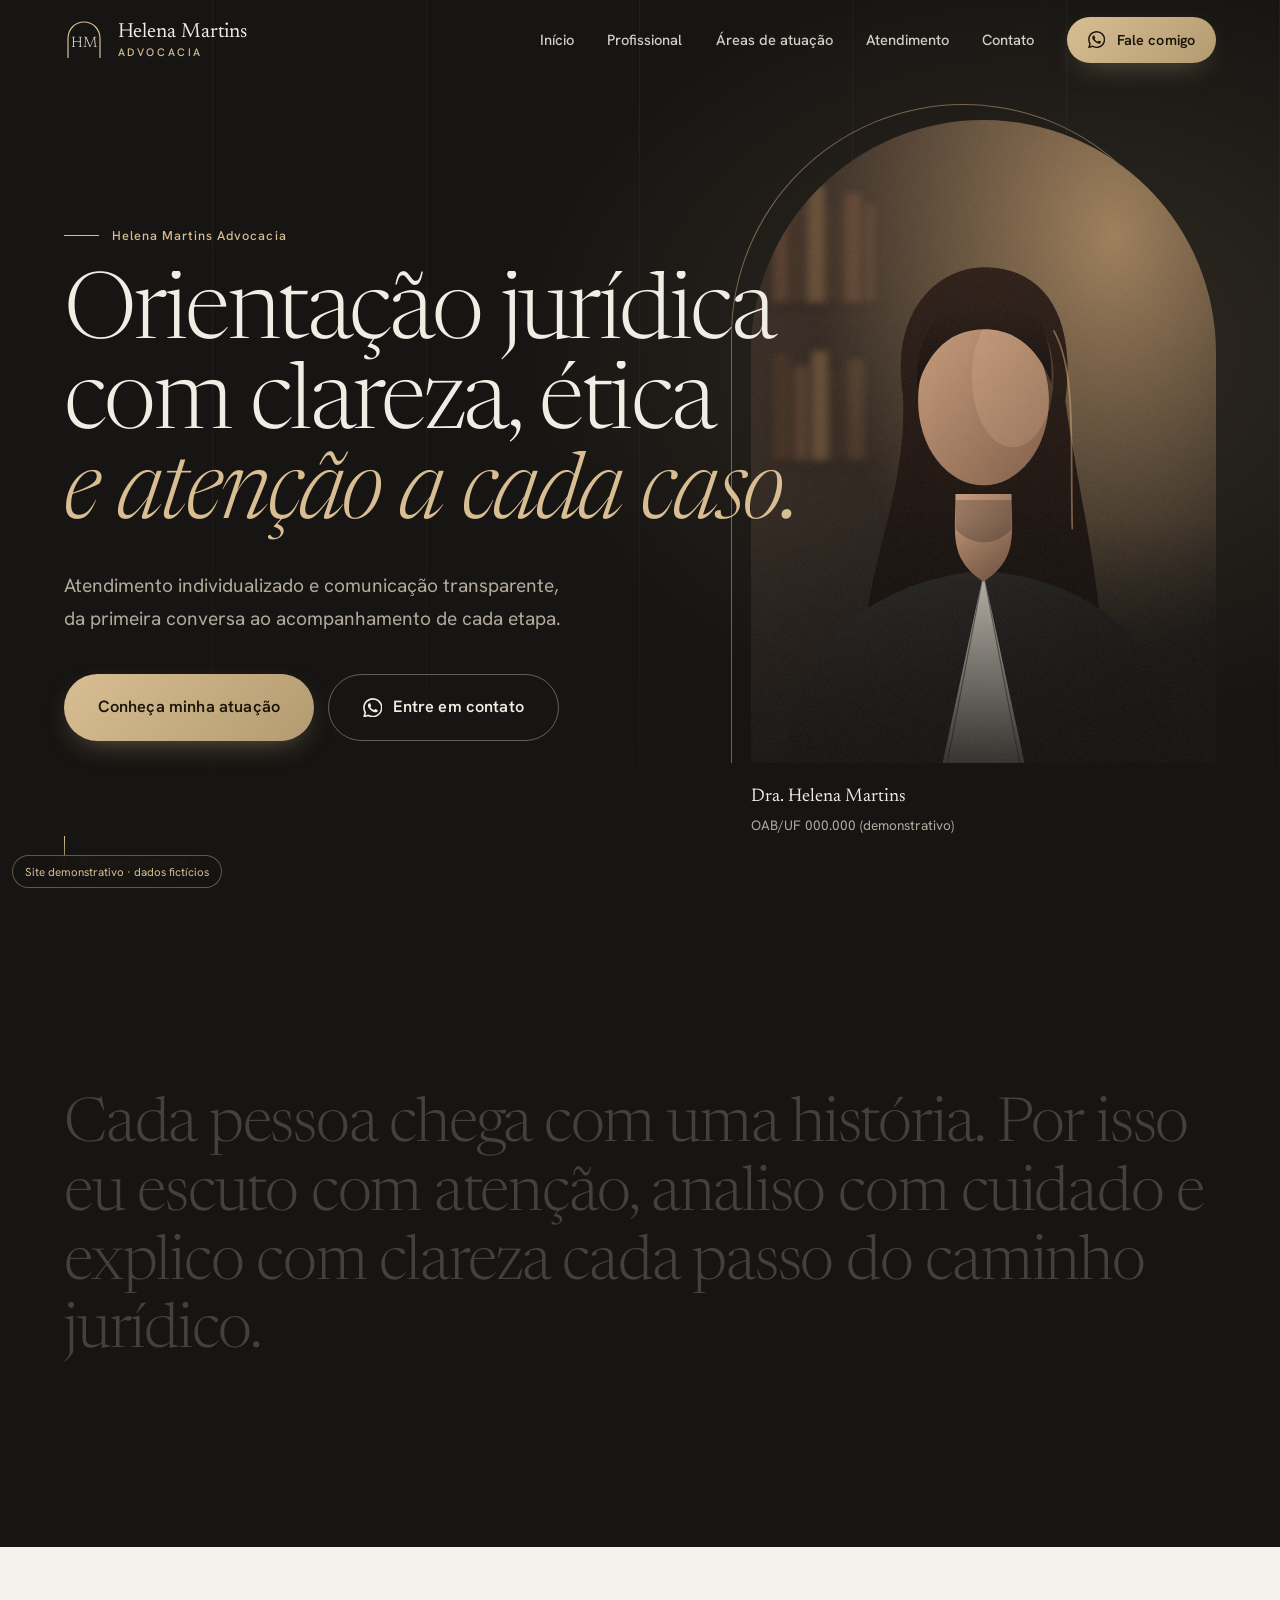
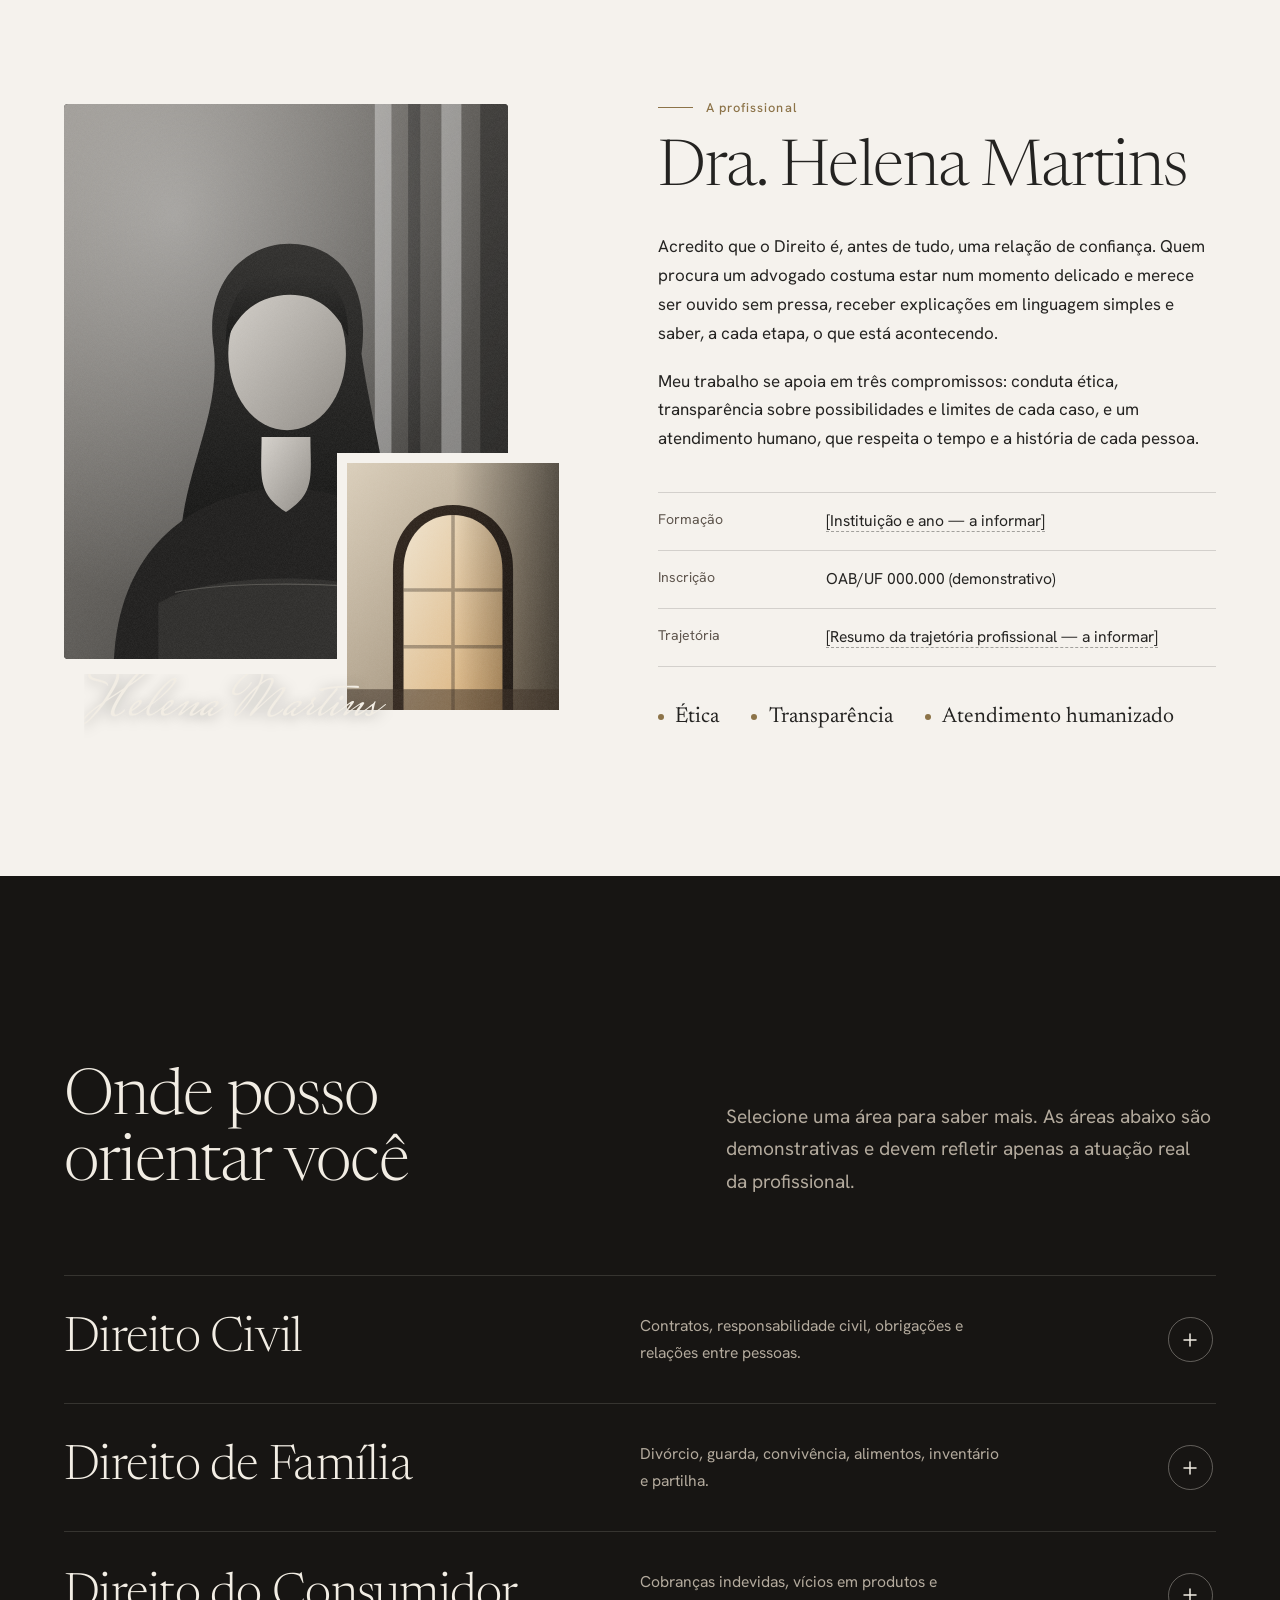
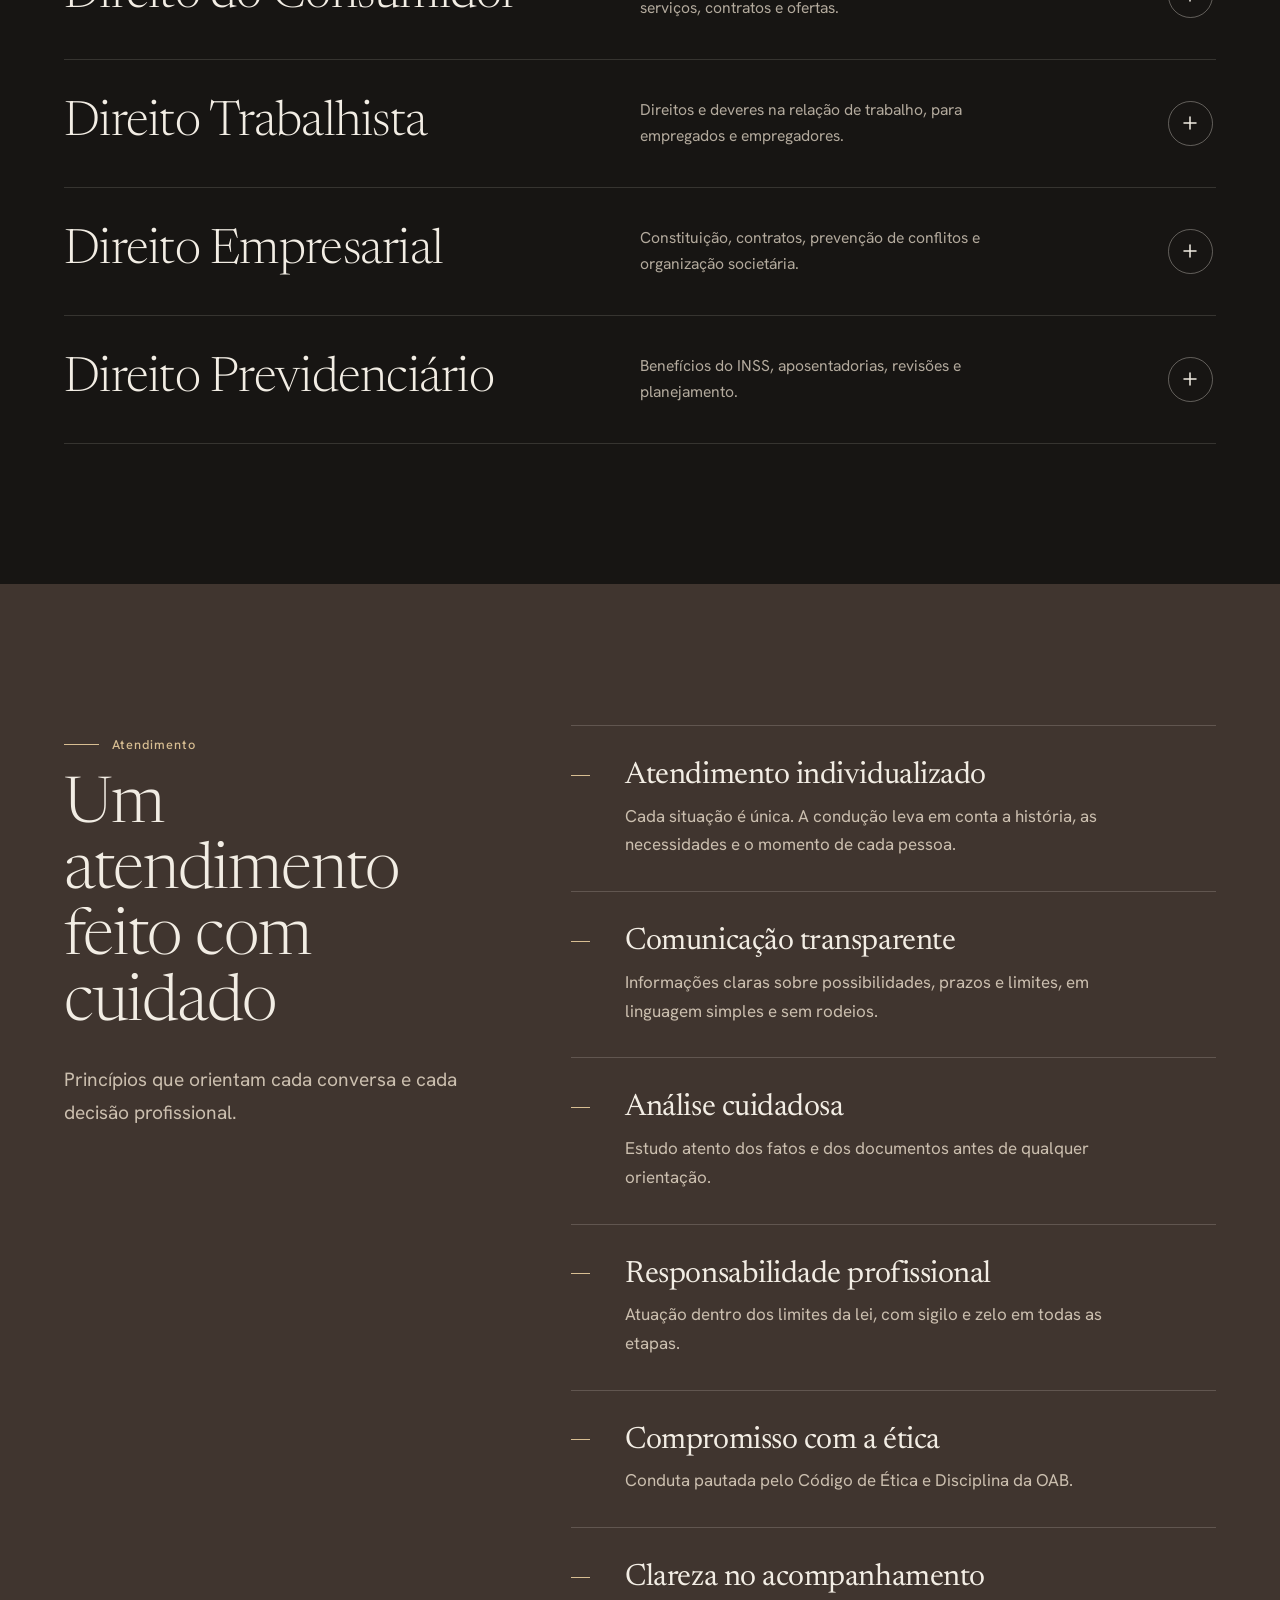
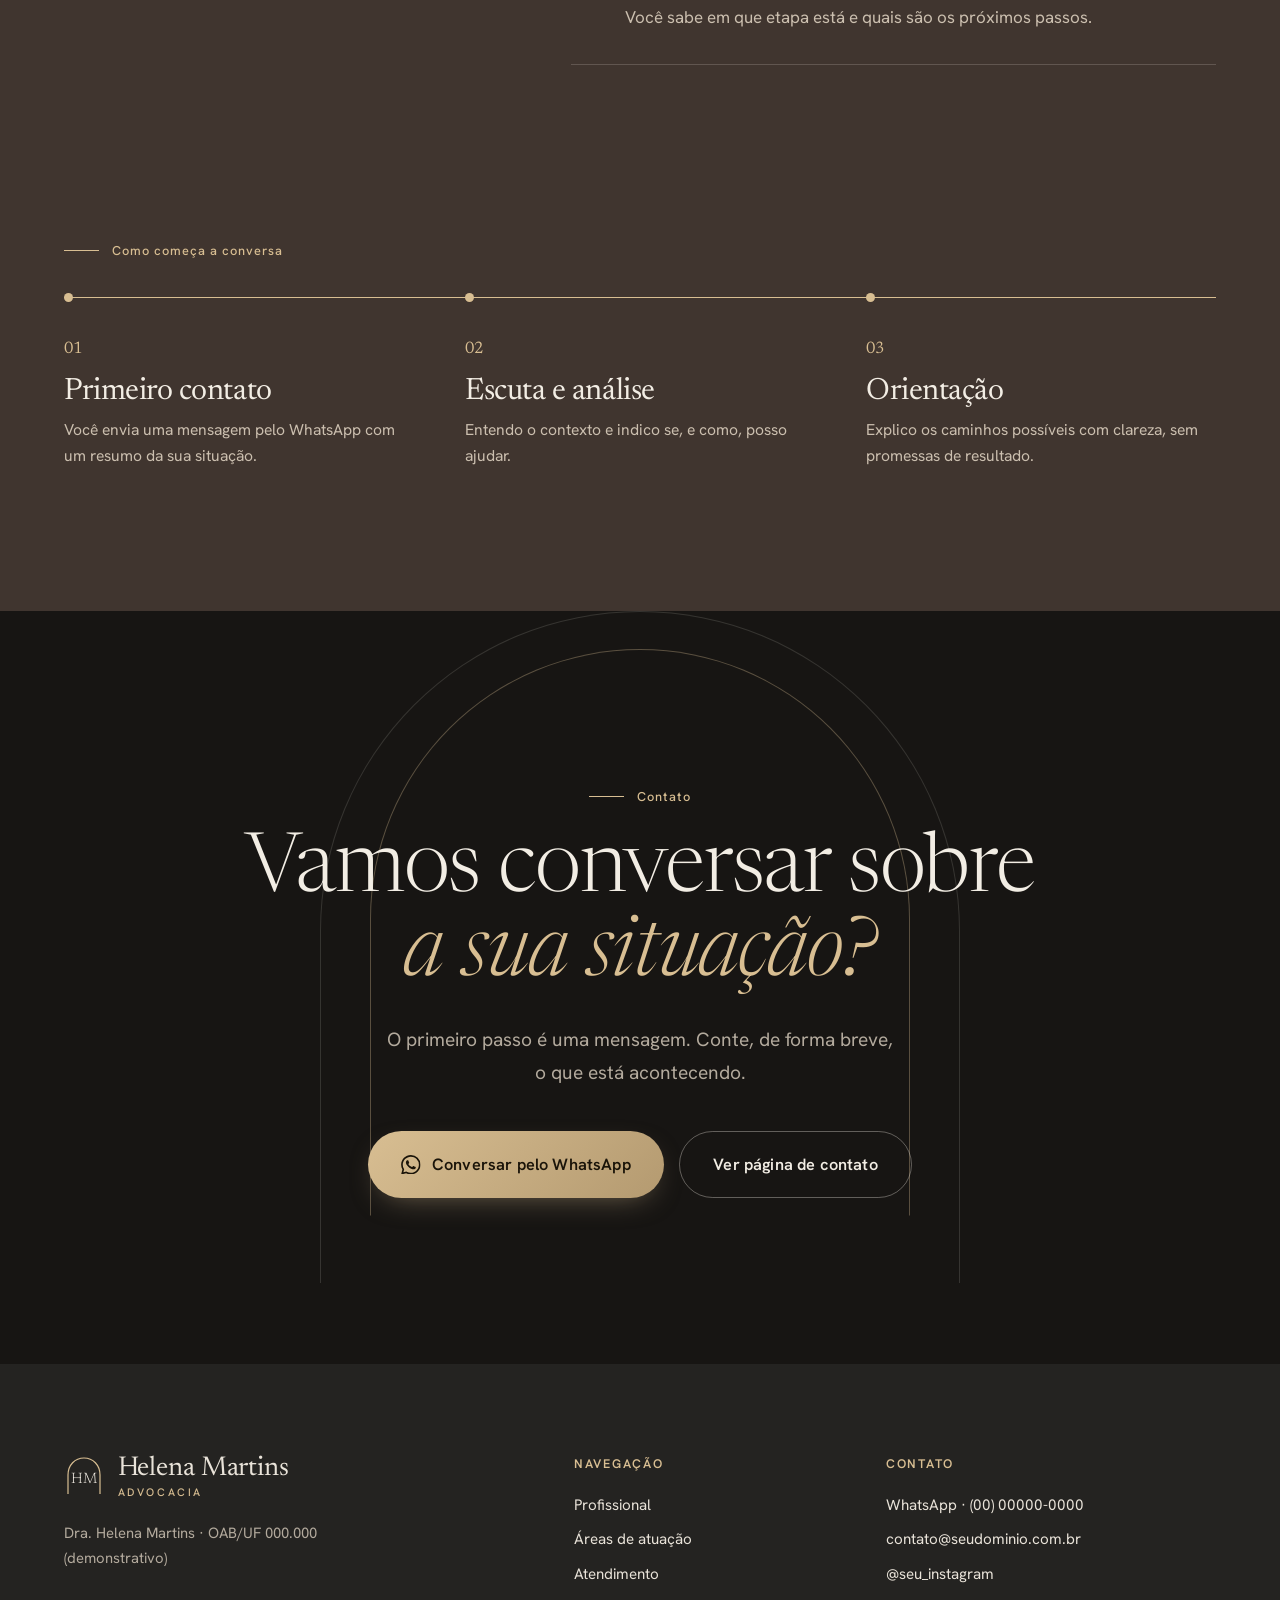
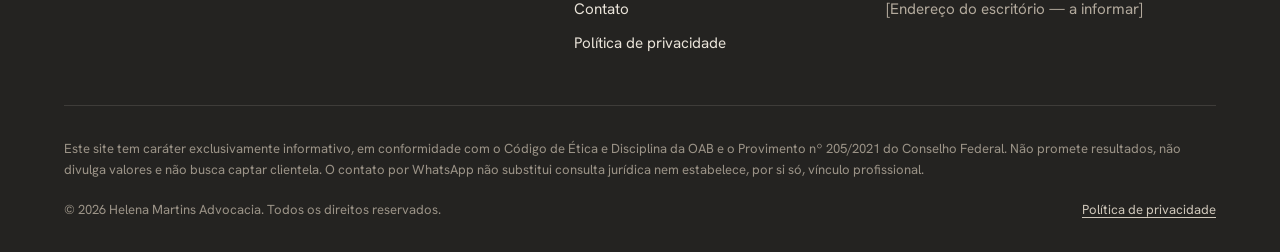
<file: index.html>
<!doctype html>
<html lang="pt-BR" class="no-js">
<head>
  <meta charset="utf-8">
  <meta name="viewport" content="width=device-width, initial-scale=1">
  <script>document.documentElement.classList.replace("no-js", "js");</script>

  <title>Helena Martins Advocacia | Orientação jurídica com clareza e ética</title>
  <meta name="description" content="Escritório de advocacia com atendimento individualizado, comunicação transparente e atuação ética. Converse diretamente pelo WhatsApp.">
  <meta name="theme-color" content="#171513">
  <!-- Troque pelo endereço real do site ao publicar -->
  <link rel="canonical" href="https://www.seudominio.com.br/">
  <link rel="icon" type="image/svg+xml" href="assets/img/favicon.svg">

  <meta property="og:type" content="website">
  <meta property="og:locale" content="pt_BR">
  <meta property="og:title" content="Helena Martins Advocacia">
  <meta property="og:description" content="Orientação jurídica com clareza, ética e atenção a cada caso.">
  <meta property="og:url" content="https://www.seudominio.com.br/">
  <!-- Adicione <meta property="og:image" content="https://www.seudominio.com.br/assets/img/og.jpg"> (1200x630) quando tiver uma foto real -->
  <meta name="twitter:card" content="summary_large_image">

  <script type="application/ld+json">
  {"@context":"https://schema.org","@type":"LegalService","name":"Helena Martins Advocacia","description":"Escritório de advocacia — dados demonstrativos."}
  </script>

  <link rel="preconnect" href="https://fonts.googleapis.com">
  <link rel="preconnect" href="https://fonts.gstatic.com" crossorigin>
  <link href="https://fonts.googleapis.com/css2?family=Hanken+Grotesk:wght@300;400;500;600&family=Mrs+Saint+Delafield&family=Newsreader:ital,opsz,wght@0,6..72,300;0,6..72,400;1,6..72,300;1,6..72,400&display=swap" rel="stylesheet">
  <link rel="stylesheet" href="assets/css/style.css">
</head>
<body>
  <a class="skip-link" href="#conteudo">Ir para o conteúdo</a>

  <svg width="0" height="0" style="position:absolute" aria-hidden="true" focusable="false">
    <symbol id="i-wa" viewBox="0 0 24 24"><path fill="currentColor" d="M17.472 14.382c-.297-.149-1.758-.867-2.03-.967-.273-.099-.471-.148-.67.15-.197.297-.767.966-.94 1.164-.173.199-.347.223-.644.075-.297-.15-1.255-.463-2.39-1.475-.883-.788-1.48-1.761-1.653-2.059-.173-.297-.018-.458.13-.606.134-.133.298-.347.446-.52.149-.174.198-.298.298-.497.099-.198.05-.371-.025-.52-.075-.149-.669-1.612-.916-2.207-.242-.579-.487-.5-.669-.51-.173-.008-.371-.01-.57-.01-.198 0-.52.074-.792.372-.272.297-1.04 1.016-1.04 2.479 0 1.462 1.065 2.875 1.213 3.074.149.198 2.096 3.2 5.077 4.487.709.306 1.262.489 1.694.625.712.227 1.36.195 1.871.118.571-.085 1.758-.719 2.006-1.413.248-.694.248-1.289.173-1.413-.074-.124-.272-.198-.57-.347m-5.421 7.403h-.004a9.87 9.87 0 01-5.031-1.378l-.361-.214-3.741.982.998-3.648-.235-.374a9.86 9.86 0 01-1.51-5.26c.001-5.45 4.436-9.884 9.888-9.884 2.64 0 5.122 1.03 6.988 2.898a9.825 9.825 0 012.893 6.994c-.003 5.45-4.437 9.884-9.885 9.884m8.413-18.297A11.815 11.815 0 0012.05 0C5.495 0 .16 5.335.157 11.892c0 2.096.547 4.142 1.588 5.945L.057 24l6.305-1.654a11.882 11.882 0 005.683 1.448h.005c6.554 0 11.89-5.335 11.893-11.893a11.821 11.821 0 00-3.48-8.413Z"/></symbol>
    <symbol id="i-plus" viewBox="0 0 14 14"><path d="M7 1v12M1 7h12" fill="none" stroke="currentColor" stroke-width="1.5" stroke-linecap="round"/></symbol>
    <symbol id="i-arrow" viewBox="0 0 24 24"><path d="M4 12h15M13 6l6 6-6 6" fill="none" stroke="currentColor" stroke-width="1.6" stroke-linecap="round" stroke-linejoin="round"/></symbol>
    <symbol id="i-mark" viewBox="0 0 40 40"><path d="M4 38V19C4 9 11 2 20 2s16 7 16 17v19" fill="none" stroke="#d8be92" stroke-width="1.2"/><text x="20" y="27" text-anchor="middle" font-family="Newsreader, Georgia, serif" font-size="15" font-weight="300" fill="#f2ede4">HM</text></symbol>
  </svg>

  <header class="site-header">
    <div class="container nav">
      <a class="brand" href="index.html" aria-label="Helena Martins Advocacia — página inicial">
        <svg class="brand-mark" aria-hidden="true"><use href="#i-mark"/></svg>
        <span class="brand-text"><span class="brand-name">Helena Martins</span><span class="brand-sub">Advocacia</span></span>
      </a>
      <nav class="nav-links" aria-label="Principal">
        <a href="index.html#inicio">Início</a>
        <a href="index.html#profissional">Profissional</a>
        <a href="index.html#areas">Áreas de atuação</a>
        <a href="index.html#atendimento">Atendimento</a>
        <a href="contato.html">Contato</a>
        <a class="btn btn-primary nav-cta" data-link="wa" href="#"><svg aria-hidden="true"><use href="#i-wa"/></svg>Fale comigo</a>
      </nav>
      <button class="menu-toggle" type="button" aria-expanded="false" aria-controls="menu" aria-label="Abrir menu"><span></span><span></span></button>
    </div>
    <div class="progress" aria-hidden="true"></div>
  </header>

  <div class="mobile-menu" id="menu">
    <nav aria-label="Menu móvel">
      <a href="index.html#inicio">Início</a>
      <a href="index.html#profissional">Profissional</a>
      <a href="index.html#areas">Áreas de atuação</a>
      <a href="index.html#atendimento">Atendimento</a>
      <a href="contato.html">Contato</a>
    </nav>
    <a class="btn btn-primary btn-lg" data-link="wa" href="#"><svg aria-hidden="true"><use href="#i-wa"/></svg>Fale comigo no WhatsApp</a>
  </div>

  <main id="conteudo">

    <!-- HERO -->
    <section class="hero theme-dark" id="inicio" aria-labelledby="hero-title">
      <div class="container hero-grid">
        <div class="hero-copy">
          <p class="kicker" data-reveal>Helena Martins Advocacia</p>
          <h1 class="display lines" id="hero-title">
            <span class="line"><span>Orientação jurídica</span></span>
            <span class="line"><span>com clareza, ética</span></span>
            <span class="line line-em"><span>e atenção a cada caso.</span></span>
          </h1>
          <p class="lead" data-reveal style="--d:500ms">Atendimento individualizado e comunicação transparente, da primeira conversa ao acompanhamento de cada etapa.</p>
          <div class="hero-actions" data-reveal style="--d:650ms">
            <a class="btn btn-primary btn-lg" href="#areas">Conheça minha atuação</a>
            <a class="btn btn-ghost btn-lg" data-link="wa" href="#"><svg aria-hidden="true"><use href="#i-wa"/></svg>Entre em contato</a>
          </div>
        </div>

        <figure class="hero-figure" data-tilt>
          <span class="arch-line" aria-hidden="true"></span>
          <div class="arch img-reveal is-clip">
            <img src="assets/img/retrato-hero.svg" width="800" height="1100" alt="Retrato demonstrativo da advogada Helena Martins em seu escritório (substituir por fotografia profissional)" fetchpriority="high">
          </div>
          <figcaption class="fig-caption" data-reveal style="--d:900ms"><strong>Dra. Helena Martins</strong><span data-cfg="oab">OAB/UF 000.000</span></figcaption>
        </figure>
      </div>
      <div class="scroll-cue" aria-hidden="true"><i></i>Role para continuar</div>
    </section>

    <!-- DECLARAÇÃO -->
    <section class="section statement theme-dark" aria-label="Apresentação">
      <div class="container">
        <p class="statement-text" data-words>Cada pessoa chega com uma história. Por isso eu escuto com atenção, analiso com cuidado e explico com clareza cada passo do caminho jurídico.</p>
      </div>
    </section>

    <!-- PROFISSIONAL -->
    <section class="section theme-bone" id="profissional" aria-labelledby="prof-title">
      <div class="container about-grid">
        <div class="collage">
          <div class="block" aria-hidden="true" data-parallax="0.05"></div>
          <div class="photo-main img-reveal is-clip">
            <img src="assets/img/retrato-sobre.svg" width="800" height="1000" loading="lazy" alt="Retrato demonstrativo da advogada em preto e branco (substituir por fotografia profissional)">
          </div>
          <div class="photo-detail img-reveal is-clip" data-parallax="-0.06">
            <img src="assets/img/detalhe-escritorio.svg" width="600" height="700" loading="lazy" alt="Detalhe demonstrativo de ambiente de escritório (substituir por fotografia)">
          </div>
          <span class="signature" aria-hidden="true">Helena Martins</span>
        </div>

        <div class="about-copy">
          <p class="kicker" data-reveal>A profissional</p>
          <h2 class="h2" id="prof-title" data-reveal>Dra. Helena Martins</h2>
          <div class="prose" data-stagger>
            <p>Acredito que o Direito é, antes de tudo, uma relação de confiança. Quem procura um advogado costuma estar num momento delicado e merece ser ouvido sem pressa, receber explicações em linguagem simples e saber, a cada etapa, o que está acontecendo.</p>
            <p>Meu trabalho se apoia em três compromissos: conduta ética, transparência sobre possibilidades e limites de cada caso, e um atendimento humano, que respeita o tempo e a história de cada pessoa.</p>
          </div>

          <dl class="facts" data-reveal>
            <div><dt>Formação</dt><dd><span class="ph">[Instituição e ano — a informar]</span></dd></div>
            <div><dt>Inscrição</dt><dd data-cfg="oab">OAB/UF 000.000</dd></div>
            <div><dt>Trajetória</dt><dd><span class="ph">[Resumo da trajetória profissional — a informar]</span></dd></div>
          </dl>

          <ul class="values" data-reveal aria-label="Compromissos">
            <li>Ética</li><li>Transparência</li><li>Atendimento humanizado</li>
          </ul>
        </div>
      </div>
    </section>

    <!-- ÁREAS -->
    <section class="section theme-dark" id="areas" aria-labelledby="areas-title">
      <div class="container">
        <div class="section-head">
          <div>
            <p class="kicker" data-reveal>Áreas de atuação</p>
            <h2 class="h2 lines" id="areas-title" style="margin-top:1.2rem">
              <span class="line"><span>Onde posso</span></span>
              <span class="line"><span>orientar você</span></span>
            </h2>
          </div>
          <p class="lead" data-reveal>Selecione uma área para saber mais. As áreas abaixo são demonstrativas e devem refletir apenas a atuação real da profissional.</p>
        </div>

        <ul class="areas" data-stagger>
          <li class="area">
            <button class="area-head" type="button" aria-expanded="false" aria-controls="area-1" id="area-h1">
              <span class="area-title">Direito Civil</span>
              <span class="area-short">Contratos, responsabilidade civil, obrigações e relações entre pessoas.</span>
              <span class="area-plus"><svg aria-hidden="true"><use href="#i-plus"/></svg><span class="sr-only">Conhecer mais sobre Direito Civil</span></span>
            </button>
            <div class="area-panel" id="area-1" role="region" aria-labelledby="area-h1"><div><div class="area-body">
              <div>
                <p>Orientação em questões do cotidiano que envolvem contratos, indenizações, propriedade e obrigações, com análise cuidadosa dos documentos e dos fatos antes de qualquer caminho.</p>
                <div class="area-actions">
                  <a class="btn btn-primary" data-link="wa" data-msg="Olá! Gostaria de informações sobre atendimento em Direito Civil." href="#"><svg aria-hidden="true"><use href="#i-wa"/></svg>Falar sobre esta área</a>
                  <a class="link" href="contato.html">Outras formas de contato <svg width="16" height="16" aria-hidden="true"><use href="#i-arrow"/></svg></a>
                </div>
              </div>
              <div class="area-art" data-art="1" role="img" aria-label="Composição abstrata de arcos concêntricos"></div>
            </div></div></div>
          </li>

          <li class="area">
            <button class="area-head" type="button" aria-expanded="false" aria-controls="area-2" id="area-h2">
              <span class="area-title">Direito de Família</span>
              <span class="area-short">Divórcio, guarda, convivência, alimentos, inventário e partilha.</span>
              <span class="area-plus"><svg aria-hidden="true"><use href="#i-plus"/></svg><span class="sr-only">Conhecer mais sobre Direito de Família</span></span>
            </button>
            <div class="area-panel" id="area-2" role="region" aria-labelledby="area-h2"><div><div class="area-body">
              <div>
                <p>Questões familiares pedem escuta, discrição e sensibilidade. A orientação busca esclarecer direitos e caminhos possíveis, priorizando o diálogo sempre que for adequado ao caso.</p>
                <div class="area-actions">
                  <a class="btn btn-primary" data-link="wa" data-msg="Olá! Gostaria de informações sobre atendimento em Direito de Família." href="#"><svg aria-hidden="true"><use href="#i-wa"/></svg>Falar sobre esta área</a>
                  <a class="link" href="contato.html">Outras formas de contato <svg width="16" height="16" aria-hidden="true"><use href="#i-arrow"/></svg></a>
                </div>
              </div>
              <div class="area-art" data-art="2" role="img" aria-label="Composição abstrata de dois círculos entrelaçados"></div>
            </div></div></div>
          </li>

          <li class="area">
            <button class="area-head" type="button" aria-expanded="false" aria-controls="area-3" id="area-h3">
              <span class="area-title">Direito do Consumidor</span>
              <span class="area-short">Cobranças indevidas, vícios em produtos e serviços, contratos e ofertas.</span>
              <span class="area-plus"><svg aria-hidden="true"><use href="#i-plus"/></svg><span class="sr-only">Conhecer mais sobre Direito do Consumidor</span></span>
            </button>
            <div class="area-panel" id="area-3" role="region" aria-labelledby="area-h3"><div><div class="area-body">
              <div>
                <p>Apoio a quem enfrentou problemas em relações de consumo, com análise de contratos, comprovantes e comunicações para entender quais medidas podem ser adequadas.</p>
                <div class="area-actions">
                  <a class="btn btn-primary" data-link="wa" data-msg="Olá! Gostaria de informações sobre atendimento em Direito do Consumidor." href="#"><svg aria-hidden="true"><use href="#i-wa"/></svg>Falar sobre esta área</a>
                  <a class="link" href="contato.html">Outras formas de contato <svg width="16" height="16" aria-hidden="true"><use href="#i-arrow"/></svg></a>
                </div>
              </div>
              <div class="area-art" data-art="3" role="img" aria-label="Composição abstrata de linhas diagonais"></div>
            </div></div></div>
          </li>

          <li class="area">
            <button class="area-head" type="button" aria-expanded="false" aria-controls="area-4" id="area-h4">
              <span class="area-title">Direito Trabalhista</span>
              <span class="area-short">Direitos e deveres na relação de trabalho, para empregados e empregadores.</span>
              <span class="area-plus"><svg aria-hidden="true"><use href="#i-plus"/></svg><span class="sr-only">Conhecer mais sobre Direito Trabalhista</span></span>
            </button>
            <div class="area-panel" id="area-4" role="region" aria-labelledby="area-h4"><div><div class="area-body">
              <div>
                <p>Orientação sobre contratos de trabalho, verbas, jornada e rescisão, esclarecendo a situação de cada parte com objetividade e respeito às normas aplicáveis.</p>
                <div class="area-actions">
                  <a class="btn btn-primary" data-link="wa" data-msg="Olá! Gostaria de informações sobre atendimento em Direito Trabalhista." href="#"><svg aria-hidden="true"><use href="#i-wa"/></svg>Falar sobre esta área</a>
                  <a class="link" href="contato.html">Outras formas de contato <svg width="16" height="16" aria-hidden="true"><use href="#i-arrow"/></svg></a>
                </div>
              </div>
              <div class="area-art" data-art="4" role="img" aria-label="Composição abstrata de linhas verticais"></div>
            </div></div></div>
          </li>

          <li class="area">
            <button class="area-head" type="button" aria-expanded="false" aria-controls="area-5" id="area-h5">
              <span class="area-title">Direito Empresarial</span>
              <span class="area-short">Constituição, contratos, prevenção de conflitos e organização societária.</span>
              <span class="area-plus"><svg aria-hidden="true"><use href="#i-plus"/></svg><span class="sr-only">Conhecer mais sobre Direito Empresarial</span></span>
            </button>
            <div class="area-panel" id="area-5" role="region" aria-labelledby="area-h5"><div><div class="area-body">
              <div>
                <p>Suporte jurídico a empreendedores e empresas, com foco em prevenção: contratos bem redigidos, estrutura societária adequada e atenção às obrigações do dia a dia do negócio.</p>
                <div class="area-actions">
                  <a class="btn btn-primary" data-link="wa" data-msg="Olá! Gostaria de informações sobre atendimento em Direito Empresarial." href="#"><svg aria-hidden="true"><use href="#i-wa"/></svg>Falar sobre esta área</a>
                  <a class="link" href="contato.html">Outras formas de contato <svg width="16" height="16" aria-hidden="true"><use href="#i-arrow"/></svg></a>
                </div>
              </div>
              <div class="area-art" data-art="5" role="img" aria-label="Composição abstrata em grade"></div>
            </div></div></div>
          </li>

          <li class="area">
            <button class="area-head" type="button" aria-expanded="false" aria-controls="area-6" id="area-h6">
              <span class="area-title">Direito Previdenciário</span>
              <span class="area-short">Benefícios do INSS, aposentadorias, revisões e planejamento.</span>
              <span class="area-plus"><svg aria-hidden="true"><use href="#i-plus"/></svg><span class="sr-only">Conhecer mais sobre Direito Previdenciário</span></span>
            </button>
            <div class="area-panel" id="area-6" role="region" aria-labelledby="area-h6"><div><div class="area-body">
              <div>
                <p>Esclarecimento sobre benefícios e tempo de contribuição, ajudando a entender a situação previdenciária e os caminhos disponíveis, sem promessas de resultado.</p>
                <div class="area-actions">
                  <a class="btn btn-primary" data-link="wa" data-msg="Olá! Gostaria de informações sobre atendimento em Direito Previdenciário." href="#"><svg aria-hidden="true"><use href="#i-wa"/></svg>Falar sobre esta área</a>
                  <a class="link" href="contato.html">Outras formas de contato <svg width="16" height="16" aria-hidden="true"><use href="#i-arrow"/></svg></a>
                </div>
              </div>
              <div class="area-art" data-art="6" role="img" aria-label="Composição abstrata de um horizonte com linhas"></div>
            </div></div></div>
          </li>
        </ul>
      </div>
    </section>

    <!-- ATENDIMENTO -->
    <section class="section theme-brown" id="atendimento" aria-labelledby="care-title">
      <div class="container">
        <div class="care-grid">
          <div class="care-intro">
            <p class="kicker" data-reveal>Atendimento</p>
            <h2 class="h2 lines" id="care-title">
              <span class="line"><span>Um atendimento</span></span>
              <span class="line"><span>feito com cuidado</span></span>
            </h2>
            <p class="lead" data-reveal>Princípios que orientam cada conversa e cada decisão profissional.</p>
          </div>
          <ul class="care-list" data-stagger>
            <li><div><h3 class="h3">Atendimento individualizado</h3><p>Cada situação é única. A condução leva em conta a história, as necessidades e o momento de cada pessoa.</p></div></li>
            <li><div><h3 class="h3">Comunicação transparente</h3><p>Informações claras sobre possibilidades, prazos e limites, em linguagem simples e sem rodeios.</p></div></li>
            <li><div><h3 class="h3">Análise cuidadosa</h3><p>Estudo atento dos fatos e dos documentos antes de qualquer orientação.</p></div></li>
            <li><div><h3 class="h3">Responsabilidade profissional</h3><p>Atuação dentro dos limites da lei, com sigilo e zelo em todas as etapas.</p></div></li>
            <li><div><h3 class="h3">Compromisso com a ética</h3><p>Conduta pautada pelo Código de Ética e Disciplina da OAB.</p></div></li>
            <li><div><h3 class="h3">Clareza no acompanhamento</h3><p>Você sabe em que etapa está e quais são os próximos passos.</p></div></li>
          </ul>
        </div>

        <div class="steps-wrap">
          <p class="kicker" data-reveal>Como começa a conversa</p>
          <ol class="steps" style="margin-top:2.2rem">
            <li><h3 class="h3">Primeiro contato</h3><p>Você envia uma mensagem pelo WhatsApp com um resumo da sua situação.</p></li>
            <li><h3 class="h3">Escuta e análise</h3><p>Entendo o contexto e indico se, e como, posso ajudar.</p></li>
            <li><h3 class="h3">Orientação</h3><p>Explico os caminhos possíveis com clareza, sem promessas de resultado.</p></li>
          </ol>
        </div>
      </div>
    </section>

    <!-- CTA -->
    <section class="section cta theme-dark" aria-labelledby="cta-title">
      <span class="arch-outline" aria-hidden="true"></span>
      <span class="arch-outline o2" aria-hidden="true"></span>
      <div class="container">
        <p class="kicker" data-reveal>Contato</p>
        <h2 class="h2 lines" id="cta-title" style="margin-top:1.4rem">
          <span class="line"><span>Vamos conversar sobre</span></span>
          <span class="line line-em"><span>a sua situação?</span></span>
        </h2>
        <p class="lead" data-reveal>O primeiro passo é uma mensagem. Conte, de forma breve, o que está acontecendo.</p>
        <div class="cta-actions" data-reveal>
          <a class="btn btn-primary btn-lg" data-link="wa" href="#"><svg aria-hidden="true"><use href="#i-wa"/></svg>Conversar pelo WhatsApp</a>
          <a class="btn btn-ghost btn-lg" href="contato.html">Ver página de contato</a>
        </div>
      </div>
    </section>
  </main>

  <footer class="site-footer">
    <div class="container">
      <div class="footer-grid">
        <div class="footer-brand">
          <a class="brand" href="index.html" aria-label="Helena Martins Advocacia">
            <svg class="brand-mark" aria-hidden="true"><use href="#i-mark"/></svg>
            <span class="brand-text"><span class="brand-name">Helena Martins</span><span class="brand-sub">Advocacia</span></span>
          </a>
          <p><span data-cfg="lawyerName">Dra. Helena Martins</span> · <span data-cfg="oab">OAB/UF 000.000</span></p>
        </div>
        <div class="footer-col">
          <h2>Navegação</h2>
          <ul>
            <li><a href="index.html#profissional">Profissional</a></li>
            <li><a href="index.html#areas">Áreas de atuação</a></li>
            <li><a href="index.html#atendimento">Atendimento</a></li>
            <li><a href="contato.html">Contato</a></li>
            <li><a href="privacidade.html">Política de privacidade</a></li>
          </ul>
        </div>
        <div class="footer-col">
          <h2>Contato</h2>
          <ul>
            <li><a data-link="wa" href="#">WhatsApp · <span data-cfg="phone">(00) 00000-0000</span></a></li>
            <li><a data-link="mail" href="#"><span data-cfg="email">contato@seudominio.com.br</span></a></li>
            <li data-cfg-wrap><a data-link="ig" href="#"><span data-cfg="instagram">@seu_instagram</span></a></li>
            <li data-cfg-wrap><address data-cfg="address">[Endereço do escritório — a informar]</address></li>
          </ul>
        </div>
      </div>
      <div class="legal">
        <p>Este site tem caráter exclusivamente informativo, em conformidade com o Código de Ética e Disciplina da OAB e o Provimento nº 205/2021 do Conselho Federal. Não promete resultados, não divulga valores e não busca captar clientela. O contato por WhatsApp não substitui consulta jurídica nem estabelece, por si só, vínculo profissional.</p>
        <div class="legal-row">
          <span>© <span data-year>2026</span> <span data-cfg="firmName">Helena Martins Advocacia</span>. Todos os direitos reservados.</span>
          <a href="privacidade.html">Política de privacidade</a>
        </div>
      </div>
    </div>
  </footer>

  <a class="wa-float" data-link="wa" href="#" aria-label="Conversar pelo WhatsApp"><svg aria-hidden="true"><use href="#i-wa"/></svg></a>
  <div class="demo-pill" hidden>Site demonstrativo · dados fictícios</div>

  <script src="assets/js/config.js"></script>
  <script src="assets/js/main.js"></script>
</body>
</html>
</file>
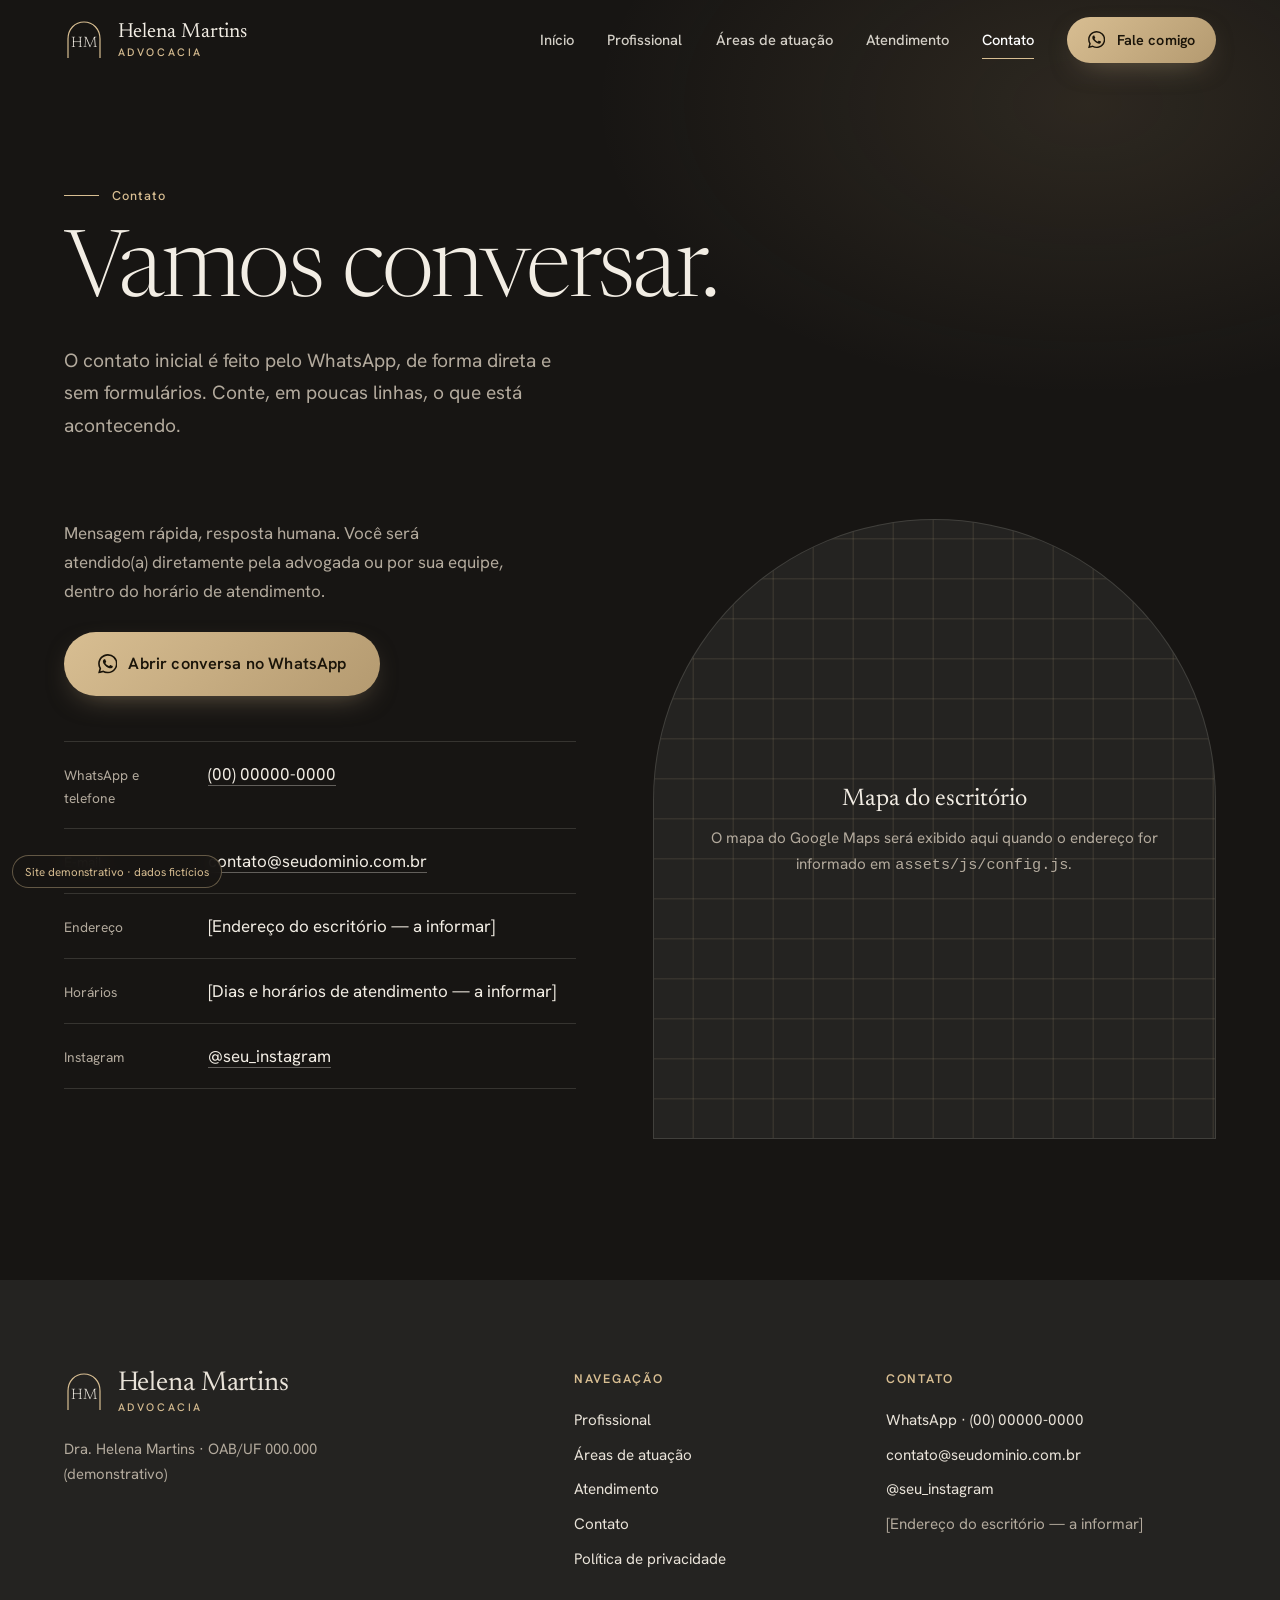
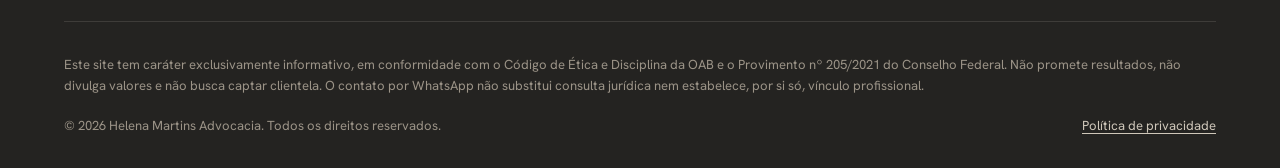
<file: contato.html>
<!doctype html>
<html lang="pt-BR" class="no-js">
<head>
  <meta charset="utf-8">
  <meta name="viewport" content="width=device-width, initial-scale=1">
  <script>document.documentElement.classList.replace("no-js", "js");</script>

  <title>Contato | Helena Martins Advocacia</title>
  <meta name="description" content="Fale diretamente com a advogada pelo WhatsApp. Telefone, e-mail, endereço e horários de atendimento.">
  <meta name="theme-color" content="#171513">
  <link rel="canonical" href="https://www.seudominio.com.br/contato.html">
  <link rel="icon" type="image/svg+xml" href="assets/img/favicon.svg">

  <meta property="og:type" content="website">
  <meta property="og:locale" content="pt_BR">
  <meta property="og:title" content="Contato | Helena Martins Advocacia">
  <meta property="og:description" content="Converse diretamente pelo WhatsApp.">
  <meta property="og:url" content="https://www.seudominio.com.br/contato.html">
  <meta name="twitter:card" content="summary_large_image">

  <link rel="preconnect" href="https://fonts.googleapis.com">
  <link rel="preconnect" href="https://fonts.gstatic.com" crossorigin>
  <link href="https://fonts.googleapis.com/css2?family=Hanken+Grotesk:wght@300;400;500;600&family=Mrs+Saint+Delafield&family=Newsreader:ital,opsz,wght@0,6..72,300;0,6..72,400;1,6..72,300;1,6..72,400&display=swap" rel="stylesheet">
  <link rel="stylesheet" href="assets/css/style.css">
</head>
<body>
  <a class="skip-link" href="#conteudo">Ir para o conteúdo</a>

  <svg width="0" height="0" style="position:absolute" aria-hidden="true" focusable="false">
    <symbol id="i-wa" viewBox="0 0 24 24"><path fill="currentColor" d="M17.472 14.382c-.297-.149-1.758-.867-2.03-.967-.273-.099-.471-.148-.67.15-.197.297-.767.966-.94 1.164-.173.199-.347.223-.644.075-.297-.15-1.255-.463-2.39-1.475-.883-.788-1.48-1.761-1.653-2.059-.173-.297-.018-.458.13-.606.134-.133.298-.347.446-.52.149-.174.198-.298.298-.497.099-.198.05-.371-.025-.52-.075-.149-.669-1.612-.916-2.207-.242-.579-.487-.5-.669-.51-.173-.008-.371-.01-.57-.01-.198 0-.52.074-.792.372-.272.297-1.04 1.016-1.04 2.479 0 1.462 1.065 2.875 1.213 3.074.149.198 2.096 3.2 5.077 4.487.709.306 1.262.489 1.694.625.712.227 1.36.195 1.871.118.571-.085 1.758-.719 2.006-1.413.248-.694.248-1.289.173-1.413-.074-.124-.272-.198-.57-.347m-5.421 7.403h-.004a9.87 9.87 0 01-5.031-1.378l-.361-.214-3.741.982.998-3.648-.235-.374a9.86 9.86 0 01-1.51-5.26c.001-5.45 4.436-9.884 9.888-9.884 2.64 0 5.122 1.03 6.988 2.898a9.825 9.825 0 012.893 6.994c-.003 5.45-4.437 9.884-9.885 9.884m8.413-18.297A11.815 11.815 0 0012.05 0C5.495 0 .16 5.335.157 11.892c0 2.096.547 4.142 1.588 5.945L.057 24l6.305-1.654a11.882 11.882 0 005.683 1.448h.005c6.554 0 11.89-5.335 11.893-11.893a11.821 11.821 0 00-3.48-8.413Z"/></symbol>
    <symbol id="i-mark" viewBox="0 0 40 40"><path d="M4 38V19C4 9 11 2 20 2s16 7 16 17v19" fill="none" stroke="#d8be92" stroke-width="1.2"/><text x="20" y="27" text-anchor="middle" font-family="Newsreader, Georgia, serif" font-size="15" font-weight="300" fill="#f2ede4">HM</text></symbol>
  </svg>

  <header class="site-header">
    <div class="container nav">
      <a class="brand" href="index.html" aria-label="Helena Martins Advocacia — página inicial">
        <svg class="brand-mark" aria-hidden="true"><use href="#i-mark"/></svg>
        <span class="brand-text"><span class="brand-name">Helena Martins</span><span class="brand-sub">Advocacia</span></span>
      </a>
      <nav class="nav-links" aria-label="Principal">
        <a href="index.html#inicio">Início</a>
        <a href="index.html#profissional">Profissional</a>
        <a href="index.html#areas">Áreas de atuação</a>
        <a href="index.html#atendimento">Atendimento</a>
        <a href="contato.html" aria-current="page">Contato</a>
        <a class="btn btn-primary nav-cta" data-link="wa" href="#"><svg aria-hidden="true"><use href="#i-wa"/></svg>Fale comigo</a>
      </nav>
      <button class="menu-toggle" type="button" aria-expanded="false" aria-controls="menu" aria-label="Abrir menu"><span></span><span></span></button>
    </div>
    <div class="progress" aria-hidden="true"></div>
  </header>

  <div class="mobile-menu" id="menu">
    <nav aria-label="Menu móvel">
      <a href="index.html#inicio">Início</a>
      <a href="index.html#profissional">Profissional</a>
      <a href="index.html#areas">Áreas de atuação</a>
      <a href="index.html#atendimento">Atendimento</a>
      <a href="contato.html">Contato</a>
    </nav>
    <a class="btn btn-primary btn-lg" data-link="wa" href="#"><svg aria-hidden="true"><use href="#i-wa"/></svg>Fale comigo no WhatsApp</a>
  </div>

  <main id="conteudo">
    <section class="page-hero theme-dark" aria-labelledby="page-title">
      <div class="container">
        <p class="kicker" data-reveal>Contato</p>
        <h1 class="display lines" id="page-title">
          <span class="line"><span>Vamos conversar.</span></span>
        </h1>
        <p class="lead" data-reveal style="--d:300ms">O contato inicial é feito pelo WhatsApp, de forma direta e sem formulários. Conte, em poucas linhas, o que está acontecendo.</p>
      </div>
    </section>

    <section class="section theme-dark" style="padding-top:0" aria-label="Formas de contato">
      <div class="container contact-grid">
        <div>
          <div class="wa-block" data-reveal>
            <p>Mensagem rápida, resposta humana. Você será atendido(a) diretamente pela advogada ou por sua equipe, dentro do horário de atendimento.</p>
            <a class="btn btn-primary btn-lg" data-link="wa" href="#"><svg aria-hidden="true"><use href="#i-wa"/></svg>Abrir conversa no WhatsApp</a>
          </div>

          <dl class="contact-list" data-stagger>
            <div><dt>WhatsApp e telefone</dt><dd><a data-link="tel" href="#"><span data-cfg="phone">(00) 00000-0000</span></a></dd></div>
            <div><dt>E-mail</dt><dd><a data-link="mail" href="#"><span data-cfg="email">contato@seudominio.com.br</span></a></dd></div>
            <div data-cfg-wrap><dt>Endereço</dt><dd data-cfg="address">[Endereço do escritório — a informar]</dd></div>
            <div data-cfg-wrap><dt>Horários</dt><dd data-cfg="hours">[Dias e horários de atendimento — a informar]</dd></div>
            <div data-cfg-wrap><dt>Instagram</dt><dd><a data-link="ig" href="#"><span data-cfg="instagram">@seu_instagram</span></a></dd></div>
          </dl>
        </div>

        <div class="map-box" data-map data-reveal>
          <div class="map-empty">
            <div>
              <strong>Mapa do escritório</strong>
              O mapa do Google Maps será exibido aqui quando o endereço for informado em <code>assets/js/config.js</code>.
            </div>
          </div>
        </div>
      </div>
    </section>
  </main>

  <footer class="site-footer">
    <div class="container">
      <div class="footer-grid">
        <div class="footer-brand">
          <a class="brand" href="index.html" aria-label="Helena Martins Advocacia">
            <svg class="brand-mark" aria-hidden="true"><use href="#i-mark"/></svg>
            <span class="brand-text"><span class="brand-name">Helena Martins</span><span class="brand-sub">Advocacia</span></span>
          </a>
          <p><span data-cfg="lawyerName">Dra. Helena Martins</span> · <span data-cfg="oab">OAB/UF 000.000</span></p>
        </div>
        <div class="footer-col">
          <h2>Navegação</h2>
          <ul>
            <li><a href="index.html#profissional">Profissional</a></li>
            <li><a href="index.html#areas">Áreas de atuação</a></li>
            <li><a href="index.html#atendimento">Atendimento</a></li>
            <li><a href="contato.html">Contato</a></li>
            <li><a href="privacidade.html">Política de privacidade</a></li>
          </ul>
        </div>
        <div class="footer-col">
          <h2>Contato</h2>
          <ul>
            <li><a data-link="wa" href="#">WhatsApp · <span data-cfg="phone">(00) 00000-0000</span></a></li>
            <li><a data-link="mail" href="#"><span data-cfg="email">contato@seudominio.com.br</span></a></li>
            <li data-cfg-wrap><a data-link="ig" href="#"><span data-cfg="instagram">@seu_instagram</span></a></li>
            <li data-cfg-wrap><address data-cfg="address">[Endereço do escritório — a informar]</address></li>
          </ul>
        </div>
      </div>
      <div class="legal">
        <p>Este site tem caráter exclusivamente informativo, em conformidade com o Código de Ética e Disciplina da OAB e o Provimento nº 205/2021 do Conselho Federal. Não promete resultados, não divulga valores e não busca captar clientela. O contato por WhatsApp não substitui consulta jurídica nem estabelece, por si só, vínculo profissional.</p>
        <div class="legal-row">
          <span>© <span data-year>2026</span> <span data-cfg="firmName">Helena Martins Advocacia</span>. Todos os direitos reservados.</span>
          <a href="privacidade.html">Política de privacidade</a>
        </div>
      </div>
    </div>
  </footer>

  <a class="wa-float" data-link="wa" href="#" aria-label="Conversar pelo WhatsApp"><svg aria-hidden="true"><use href="#i-wa"/></svg></a>
  <div class="demo-pill" hidden>Site demonstrativo · dados fictícios</div>

  <script src="assets/js/config.js"></script>
  <script src="assets/js/main.js"></script>
</body>
</html>
</file>
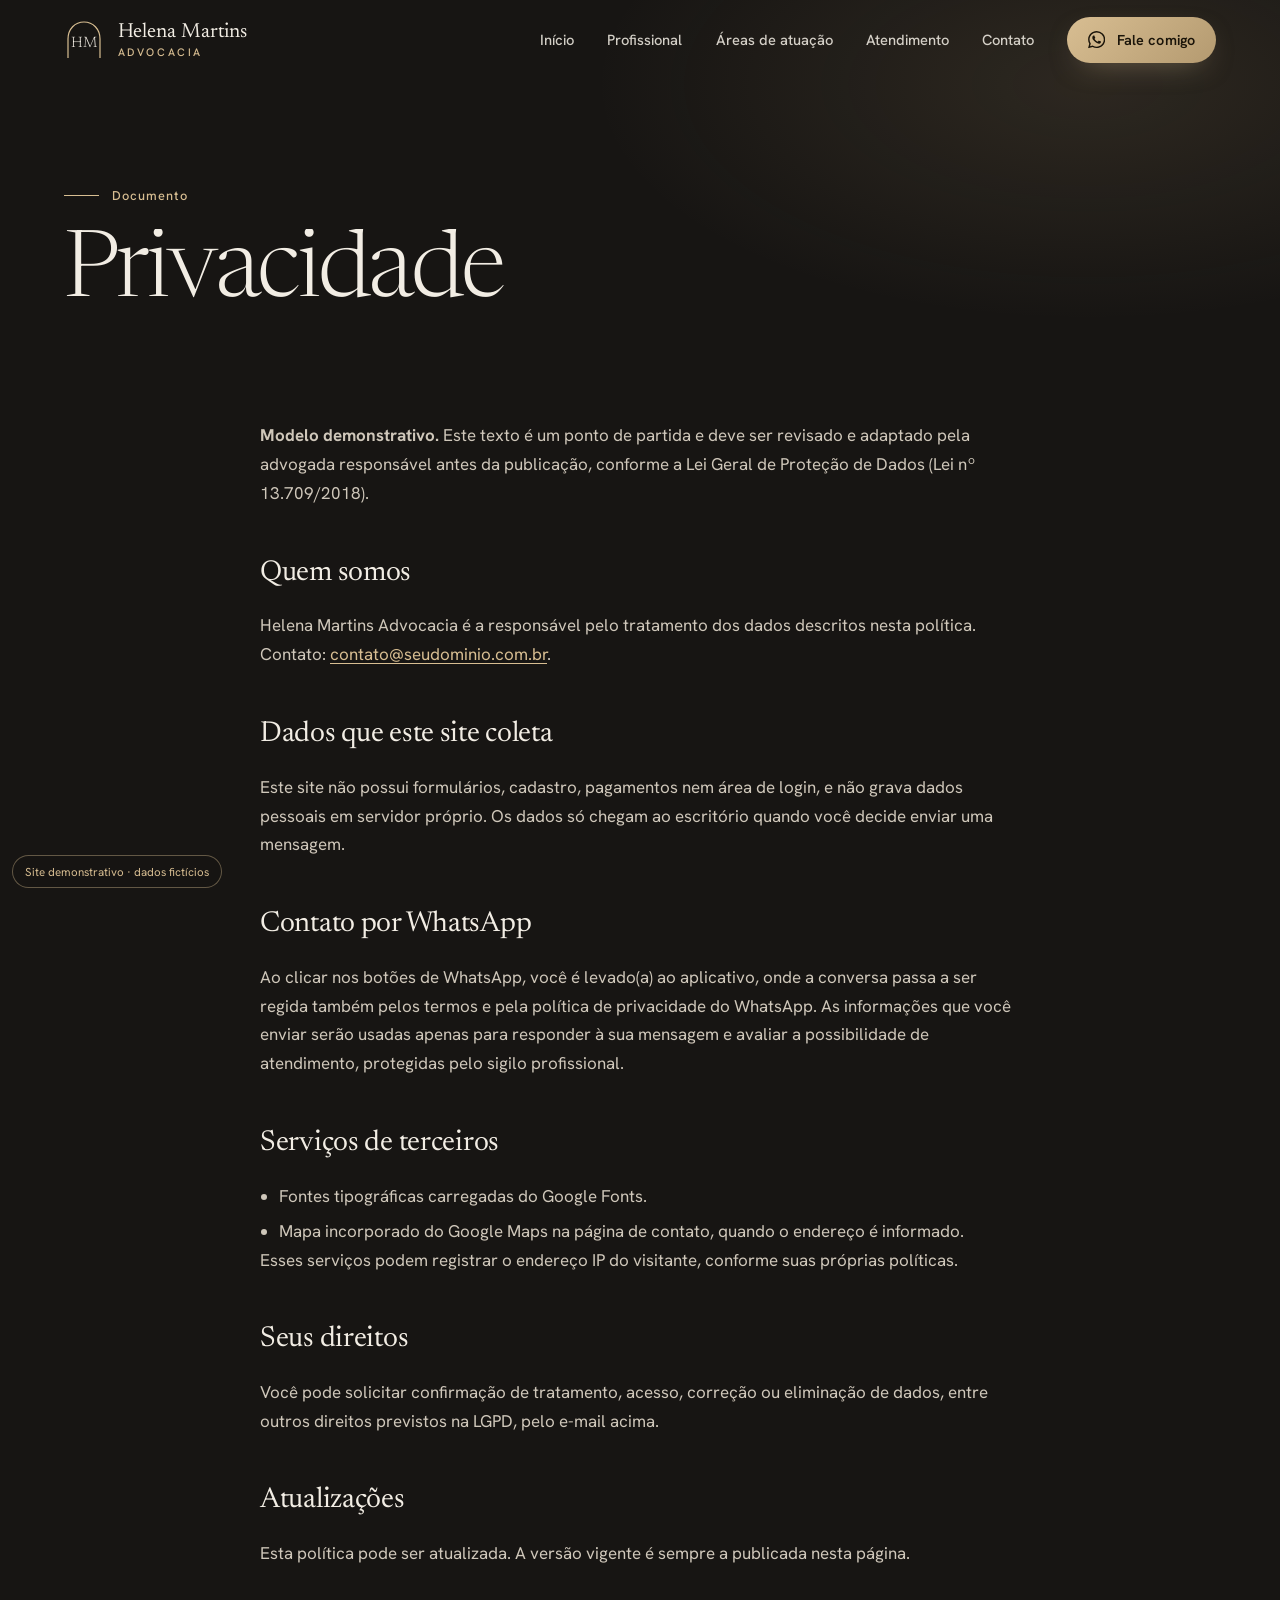
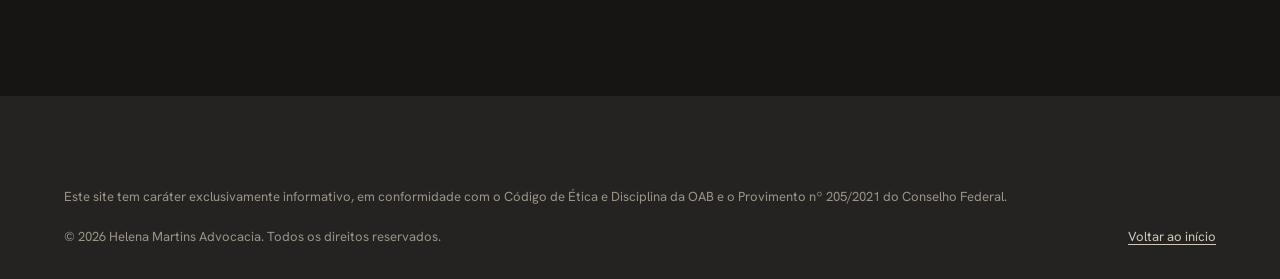
<file: privacidade.html>
<!doctype html>
<html lang="pt-BR" class="no-js">
<head>
  <meta charset="utf-8">
  <meta name="viewport" content="width=device-width, initial-scale=1">
  <script>document.documentElement.classList.replace("no-js", "js");</script>

  <title>Política de privacidade | Helena Martins Advocacia</title>
  <meta name="description" content="Como este site trata dados pessoais, em conformidade com a LGPD.">
  <meta name="theme-color" content="#171513">
  <link rel="canonical" href="https://www.seudominio.com.br/privacidade.html">
  <link rel="icon" type="image/svg+xml" href="assets/img/favicon.svg">

  <link rel="preconnect" href="https://fonts.googleapis.com">
  <link rel="preconnect" href="https://fonts.gstatic.com" crossorigin>
  <link href="https://fonts.googleapis.com/css2?family=Hanken+Grotesk:wght@300;400;500;600&family=Mrs+Saint+Delafield&family=Newsreader:ital,opsz,wght@0,6..72,300;0,6..72,400;1,6..72,300;1,6..72,400&display=swap" rel="stylesheet">
  <link rel="stylesheet" href="assets/css/style.css">
</head>
<body>
  <a class="skip-link" href="#conteudo">Ir para o conteúdo</a>

  <svg width="0" height="0" style="position:absolute" aria-hidden="true" focusable="false">
    <symbol id="i-wa" viewBox="0 0 24 24"><path fill="currentColor" d="M17.472 14.382c-.297-.149-1.758-.867-2.03-.967-.273-.099-.471-.148-.67.15-.197.297-.767.966-.94 1.164-.173.199-.347.223-.644.075-.297-.15-1.255-.463-2.39-1.475-.883-.788-1.48-1.761-1.653-2.059-.173-.297-.018-.458.13-.606.134-.133.298-.347.446-.52.149-.174.198-.298.298-.497.099-.198.05-.371-.025-.52-.075-.149-.669-1.612-.916-2.207-.242-.579-.487-.5-.669-.51-.173-.008-.371-.01-.57-.01-.198 0-.52.074-.792.372-.272.297-1.04 1.016-1.04 2.479 0 1.462 1.065 2.875 1.213 3.074.149.198 2.096 3.2 5.077 4.487.709.306 1.262.489 1.694.625.712.227 1.36.195 1.871.118.571-.085 1.758-.719 2.006-1.413.248-.694.248-1.289.173-1.413-.074-.124-.272-.198-.57-.347m-5.421 7.403h-.004a9.87 9.87 0 01-5.031-1.378l-.361-.214-3.741.982.998-3.648-.235-.374a9.86 9.86 0 01-1.51-5.26c.001-5.45 4.436-9.884 9.888-9.884 2.64 0 5.122 1.03 6.988 2.898a9.825 9.825 0 012.893 6.994c-.003 5.45-4.437 9.884-9.885 9.884m8.413-18.297A11.815 11.815 0 0012.05 0C5.495 0 .16 5.335.157 11.892c0 2.096.547 4.142 1.588 5.945L.057 24l6.305-1.654a11.882 11.882 0 005.683 1.448h.005c6.554 0 11.89-5.335 11.893-11.893a11.821 11.821 0 00-3.48-8.413Z"/></symbol>
    <symbol id="i-mark" viewBox="0 0 40 40"><path d="M4 38V19C4 9 11 2 20 2s16 7 16 17v19" fill="none" stroke="#d8be92" stroke-width="1.2"/><text x="20" y="27" text-anchor="middle" font-family="Newsreader, Georgia, serif" font-size="15" font-weight="300" fill="#f2ede4">HM</text></symbol>
  </svg>

  <header class="site-header">
    <div class="container nav">
      <a class="brand" href="index.html" aria-label="Helena Martins Advocacia — página inicial">
        <svg class="brand-mark" aria-hidden="true"><use href="#i-mark"/></svg>
        <span class="brand-text"><span class="brand-name">Helena Martins</span><span class="brand-sub">Advocacia</span></span>
      </a>
      <nav class="nav-links" aria-label="Principal">
        <a href="index.html#inicio">Início</a>
        <a href="index.html#profissional">Profissional</a>
        <a href="index.html#areas">Áreas de atuação</a>
        <a href="index.html#atendimento">Atendimento</a>
        <a href="contato.html">Contato</a>
        <a class="btn btn-primary nav-cta" data-link="wa" href="#"><svg aria-hidden="true"><use href="#i-wa"/></svg>Fale comigo</a>
      </nav>
      <button class="menu-toggle" type="button" aria-expanded="false" aria-controls="menu" aria-label="Abrir menu"><span></span><span></span></button>
    </div>
    <div class="progress" aria-hidden="true"></div>
  </header>

  <div class="mobile-menu" id="menu">
    <nav aria-label="Menu móvel">
      <a href="index.html#inicio">Início</a>
      <a href="index.html#profissional">Profissional</a>
      <a href="index.html#areas">Áreas de atuação</a>
      <a href="index.html#atendimento">Atendimento</a>
      <a href="contato.html">Contato</a>
    </nav>
    <a class="btn btn-primary btn-lg" data-link="wa" href="#"><svg aria-hidden="true"><use href="#i-wa"/></svg>Fale comigo no WhatsApp</a>
  </div>

  <main id="conteudo">
    <section class="page-hero theme-dark" aria-labelledby="page-title">
      <div class="container">
        <p class="kicker">Documento</p>
        <h1 class="display lines" id="page-title"><span class="line"><span>Privacidade</span></span></h1>
      </div>
    </section>

    <section class="prose-page theme-dark">
      <div class="container">
        <p><strong>Modelo demonstrativo.</strong> Este texto é um ponto de partida e deve ser revisado e adaptado pela advogada responsável antes da publicação, conforme a Lei Geral de Proteção de Dados (Lei nº 13.709/2018).</p>

        <h2>Quem somos</h2>
        <p><span data-cfg="firmName">Helena Martins Advocacia</span> é a responsável pelo tratamento dos dados descritos nesta política. Contato: <a data-link="mail" href="#"><span data-cfg="email">contato@seudominio.com.br</span></a>.</p>

        <h2>Dados que este site coleta</h2>
        <p>Este site não possui formulários, cadastro, pagamentos nem área de login, e não grava dados pessoais em servidor próprio. Os dados só chegam ao escritório quando você decide enviar uma mensagem.</p>

        <h2>Contato por WhatsApp</h2>
        <p>Ao clicar nos botões de WhatsApp, você é levado(a) ao aplicativo, onde a conversa passa a ser regida também pelos termos e pela política de privacidade do WhatsApp. As informações que você enviar serão usadas apenas para responder à sua mensagem e avaliar a possibilidade de atendimento, protegidas pelo sigilo profissional.</p>

        <h2>Serviços de terceiros</h2>
        <ul>
          <li>Fontes tipográficas carregadas do Google Fonts.</li>
          <li>Mapa incorporado do Google Maps na página de contato, quando o endereço é informado.</li>
        </ul>
        <p>Esses serviços podem registrar o endereço IP do visitante, conforme suas próprias políticas.</p>

        <h2>Seus direitos</h2>
        <p>Você pode solicitar confirmação de tratamento, acesso, correção ou eliminação de dados, entre outros direitos previstos na LGPD, pelo e-mail acima.</p>

        <h2>Atualizações</h2>
        <p>Esta política pode ser atualizada. A versão vigente é sempre a publicada nesta página.</p>
      </div>
    </section>
  </main>

  <footer class="site-footer">
    <div class="container">
      <div class="legal" style="padding-top:0">
        <p>Este site tem caráter exclusivamente informativo, em conformidade com o Código de Ética e Disciplina da OAB e o Provimento nº 205/2021 do Conselho Federal.</p>
        <div class="legal-row">
          <span>© <span data-year>2026</span> <span data-cfg="firmName">Helena Martins Advocacia</span>. Todos os direitos reservados.</span>
          <a href="index.html">Voltar ao início</a>
        </div>
      </div>
    </div>
  </footer>

  <a class="wa-float" data-link="wa" href="#" aria-label="Conversar pelo WhatsApp"><svg aria-hidden="true"><use href="#i-wa"/></svg></a>
  <div class="demo-pill" hidden>Site demonstrativo · dados fictícios</div>

  <script src="assets/js/config.js"></script>
  <script src="assets/js/main.js"></script>
</body>
</html>
</file>
<file: assets/css/style.css>
/* ==========================================================================
   Helena Martins Advocacia — folha de estilos
   Tokens → base → componentes → seções → páginas internas → movimento
   ========================================================================== */

:root {
  /* Paleta (ajuste aqui) */
  --ink: #171513;
  --ink-2: #242321;
  --brown: #40352f;
  --bone: #f5f2ed;
  --sand: #e8dfd2;
  --gold: #b49a70;
  --gold-hi: #d8be92;
  --gold-deep: #8c7348;

  /* Tipografia */
  --serif: "Newsreader", "Iowan Old Style", "Palatino Linotype", Georgia, serif;
  --sans: "Hanken Grotesk", system-ui, -apple-system, "Segoe UI", Roboto, sans-serif;
  --script: "Mrs Saint Delafield", "Snell Roundhand", cursive;

  --ease: cubic-bezier(0.22, 1, 0.36, 1);
  --gutter: clamp(20px, 5vw, 64px);
  --header-h: 80px;
  --maxw: 1280px;
}

/* Temas por seção */
.theme-dark  { --bg: var(--ink);   --fg: #f2ede4; --muted: #b3aa9d; --line: rgba(242,237,228,.14); --line-strong: rgba(242,237,228,.34); --accent: var(--gold-hi); }
.theme-brown { --bg: var(--brown); --fg: #f2ede4; --muted: #cbbfaf; --line: rgba(242,237,228,.18); --line-strong: rgba(242,237,228,.38); --accent: var(--gold-hi); }
.theme-bone  { --bg: var(--bone);  --fg: #242321; --muted: #5f564e; --line: rgba(36,35,33,.16);   --line-strong: rgba(36,35,33,.4);    --accent: var(--gold-deep); }

/* ---------- Base ---------- */
*, *::before, *::after { box-sizing: border-box; }
* { margin: 0; }
html { scroll-behavior: smooth; -webkit-text-size-adjust: 100%; scroll-padding-top: calc(var(--header-h) + 8px); }
body {
  background: var(--ink);
  color: #f2ede4;
  font-family: var(--sans);
  font-size: 1.0625rem;
  line-height: 1.7;
  overflow-x: clip;
  -webkit-font-smoothing: antialiased;
  text-rendering: optimizeLegibility;
  transition: opacity .32s ease;
}
body.leaving { opacity: 0; }
body.menu-open { overflow: hidden; }
img, svg { display: block; max-width: 100%; }
a { color: inherit; text-decoration: none; }
button { font: inherit; color: inherit; background: none; border: 0; cursor: pointer; }
ul, ol { list-style: none; padding: 0; }
:focus-visible { outline: 2px solid var(--gold-hi); outline-offset: 3px; border-radius: 4px; }
.theme-bone :focus-visible { outline-color: var(--gold-deep); }
::selection { background: var(--gold); color: #1a1409; }
[hidden] { display: none !important; }

.sr-only { position: absolute; width: 1px; height: 1px; overflow: hidden; clip: rect(0 0 0 0); white-space: nowrap; }
.skip-link { position: fixed; left: 16px; top: -60px; z-index: 200; background: var(--gold-hi); color: #1a1409; padding: .6rem 1rem; border-radius: 6px; transition: top .25s; }
.skip-link:focus { top: 16px; }

.container { width: min(var(--maxw), 100% - 2 * var(--gutter)); margin-inline: auto; }
.section { padding-block: clamp(5rem, 11vw, 10rem); background: var(--bg); color: var(--fg); position: relative; }
main, footer { position: relative; z-index: 1; }

/* ---------- Tipografia ---------- */
.display, .h2, .h3, .serif { font-family: var(--serif); font-weight: 300; letter-spacing: -0.015em; font-optical-sizing: auto; }
.display { font-size: clamp(2.9rem, 7.2vw, 6.9rem); line-height: .98; letter-spacing: -0.028em; }
.h2 { font-size: clamp(2.3rem, 5vw, 4.4rem); line-height: 1.03; }
.h3 { font-size: clamp(1.5rem, 2.4vw, 2.1rem); line-height: 1.15; font-weight: 400; }
.lead { font-size: clamp(1.05rem, 1.5vw, 1.25rem); color: var(--muted); max-width: 46ch; }
.muted { color: var(--muted); }
.kicker { display: inline-flex; align-items: center; gap: .8rem; font-size: .8rem; letter-spacing: .08em; color: var(--accent); font-weight: 500; }
.kicker::before { content: ""; width: 2.2rem; height: 1px; background: currentColor; }
.prose p + p { margin-top: 1.1em; }

/* ---------- Botões e links ---------- */
.btn {
  position: relative; display: inline-flex; align-items: center; justify-content: center; gap: .7rem;
  padding: .95rem 1.7rem; border-radius: 999px; font-weight: 600; font-size: .95rem; letter-spacing: .01em;
  overflow: hidden; isolation: isolate; transition: transform .5s var(--ease), box-shadow .5s var(--ease), background .4s, border-color .4s, color .4s;
  -webkit-tap-highlight-color: transparent; min-height: 48px;
}
.btn svg { width: 1.2em; height: 1.2em; flex: none; transition: transform .5s var(--ease); }
.btn:hover svg { transform: scale(1.12) rotate(-6deg); }
.btn:active { transform: scale(.97); }
.btn-primary { background: linear-gradient(135deg, var(--gold-hi), var(--gold)); color: #1a1409; box-shadow: 0 10px 30px -14px rgba(216,190,146,.55); }
.btn-primary::after { content: ""; position: absolute; inset: 0; z-index: -1; background: linear-gradient(105deg, transparent 30%, rgba(255,255,255,.55) 50%, transparent 70%); transform: translateX(-120%); transition: transform .9s var(--ease); }
.btn-primary:hover { transform: translateY(-2px); box-shadow: 0 16px 36px -14px rgba(216,190,146,.7); }
.btn-primary:hover::after { transform: translateX(120%); }
.btn-ghost { border: 1px solid var(--line-strong); color: var(--fg); }
.btn-ghost:hover { border-color: var(--accent); color: var(--accent); transform: translateY(-2px); }
.btn-lg { padding: 1.15rem 2.1rem; font-size: 1.02rem; }

.link { position: relative; display: inline-flex; align-items: center; gap: .5rem; color: var(--accent); font-weight: 600; font-size: .95rem; padding-block: .35rem; }
.link::after { content: ""; position: absolute; left: 0; right: 0; bottom: 0; height: 1px; background: currentColor; transform-origin: right; transform: scaleX(.35); transform-origin: left; transition: transform .6s var(--ease); }
.link:hover::after { transform: scaleX(1); }

/* ---------- Cabeçalho ---------- */
.menu-open .site-header { background: transparent; -webkit-backdrop-filter: none; backdrop-filter: none; border-color: transparent; }
.site-header { position: fixed; inset: 0 0 auto 0; z-index: 130; color: #f2ede4; transition: background .5s, backdrop-filter .5s, border-color .5s, transform .5s var(--ease); border-bottom: 1px solid transparent; }
.site-header.is-scrolled { background: rgba(23,21,19,.78); -webkit-backdrop-filter: blur(16px) saturate(1.2); backdrop-filter: blur(16px) saturate(1.2); border-color: rgba(242,237,228,.1); }
.nav { height: var(--header-h); display: flex; align-items: center; justify-content: space-between; gap: 2rem; transition: height .5s var(--ease); }
.site-header.is-scrolled .nav { height: 68px; }
.brand { display: inline-flex; align-items: center; gap: .85rem; }
.brand-mark { width: 40px; height: 40px; flex: none; }
.brand-text { display: grid; line-height: 1.1; }
.brand-name { font-family: var(--serif); font-size: 1.28rem; font-weight: 400; letter-spacing: -.005em; }
.brand-sub { font-size: .68rem; letter-spacing: .24em; text-transform: uppercase; color: var(--gold-hi); font-weight: 500; margin-top: 3px; }
.nav-links { display: flex; align-items: center; gap: clamp(1.2rem, 2.6vw, 2.4rem); }
.nav-links a:not(.btn) { position: relative; font-size: .92rem; font-weight: 500; padding-block: .4rem; color: rgba(242,237,228,.86); transition: color .3s; }
.nav-links a:not(.btn)::after { content: ""; position: absolute; left: 0; right: 0; bottom: 0; height: 1px; background: var(--gold-hi); transform: scaleX(0); transform-origin: right; transition: transform .55s var(--ease); }
.nav-links a:not(.btn):hover, .nav-links a[aria-current="page"] { color: #fff; }
.nav-links a:not(.btn):hover::after, .nav-links a[aria-current="page"]::after { transform: scaleX(1); transform-origin: left; }
.nav-cta { padding: .7rem 1.3rem; min-height: 44px; font-size: .9rem; }
.progress { position: absolute; left: 0; bottom: -1px; height: 1px; width: 100%; background: var(--gold-hi); transform: scaleX(0); transform-origin: left; opacity: .9; }

.menu-toggle { display: none; width: 48px; height: 48px; position: relative; z-index: 130; margin-right: -10px; }
.menu-toggle span { position: absolute; left: 12px; right: 12px; height: 1.5px; background: currentColor; transition: transform .6s var(--ease), top .6s var(--ease), opacity .3s; }
.menu-toggle span:nth-child(1) { top: 19px; }
.menu-toggle span:nth-child(2) { top: 28px; }
.menu-open .menu-toggle span:nth-child(1) { top: 23.5px; transform: rotate(45deg); }
.menu-open .menu-toggle span:nth-child(2) { top: 23.5px; transform: rotate(-45deg); }

.mobile-menu { position: fixed; inset: 0; z-index: 120; background: var(--ink); color: #f2ede4; display: flex; flex-direction: column; justify-content: center; padding: 6rem var(--gutter) 3rem; clip-path: inset(0 0 100% 0); visibility: hidden; transition: clip-path .85s var(--ease), visibility 0s .85s; }
.menu-open .mobile-menu { clip-path: inset(0 0 0 0); visibility: visible; transition: clip-path .85s var(--ease), visibility 0s; }
.mobile-menu nav { display: grid; }
.mobile-menu nav a { font-family: var(--serif); font-weight: 300; font-size: clamp(2.2rem, 9vw, 3.2rem); line-height: 1.15; padding: .5rem 0; border-bottom: 1px solid rgba(242,237,228,.12); opacity: 0; transform: translateY(24px); transition: opacity .6s var(--ease), transform .8s var(--ease); }
.menu-open .mobile-menu nav a { opacity: 1; transform: none; }
.menu-open .mobile-menu nav a:nth-child(1) { transition-delay: .25s; }
.menu-open .mobile-menu nav a:nth-child(2) { transition-delay: .31s; }
.menu-open .mobile-menu nav a:nth-child(3) { transition-delay: .37s; }
.menu-open .mobile-menu nav a:nth-child(4) { transition-delay: .43s; }
.menu-open .mobile-menu nav a:nth-child(5) { transition-delay: .49s; }
.mobile-menu .btn { margin-top: 2.2rem; align-self: flex-start; opacity: 0; transition: opacity .6s .6s; }
.menu-open .mobile-menu .btn { opacity: 1; }

/* ---------- Hero ---------- */
.hero { position: relative; min-height: 100svh; padding: calc(var(--header-h) + 2.5rem) 0 clamp(3rem, 6vw, 5rem); display: flex; align-items: center; overflow: hidden; background:
  radial-gradient(60% 60% at 82% 38%, rgba(180,154,112,.16), transparent 70%),
  var(--ink); }
.hero::before { content: ""; position: absolute; inset: 0; pointer-events: none; background: repeating-linear-gradient(90deg, transparent 0 calc(16.666% - 1px), rgba(242,237,228,.045) calc(16.666% - 1px) 16.666%); mask-image: linear-gradient(180deg, #000 55%, transparent); -webkit-mask-image: linear-gradient(180deg, #000 55%, transparent); }
.hero-grid { position: relative; display: grid; grid-template-columns: repeat(12, 1fr); align-items: center; gap: 0 clamp(1rem, 2vw, 2rem); }
.hero-copy { grid-column: 1 / 9; grid-row: 1; position: relative; z-index: 3; }
.hero-copy .display { margin-block: 1.5rem 1.8rem; }
.hero-copy .lead { margin-bottom: 2.4rem; }
.hero-actions { display: flex; flex-wrap: wrap; gap: .9rem; }
.hero-figure { grid-column: 8 / 13; grid-row: 1; position: relative; z-index: 1; justify-self: end; width: 100%; max-width: 470px; }
.arch { border-radius: 999px 999px 0 0; overflow: hidden; background: var(--ink-2); }
.hero-figure .arch { aspect-ratio: 3 / 4.15; }
.arch-line { position: absolute; inset: -16px 20px 4.6rem -20px; border: 1px solid var(--gold); border-bottom: 0; border-radius: 999px 999px 0 0; opacity: .6; z-index: -1; }
.fig-caption { margin-top: 1.1rem; font-size: .85rem; color: var(--muted); display: flex; flex-direction: column; gap: .1rem; }
.fig-caption strong { font-family: var(--serif); font-weight: 400; font-size: 1.15rem; color: #f2ede4; }
.scroll-cue { position: absolute; left: var(--gutter); bottom: 1.5rem; display: flex; align-items: center; gap: .9rem; font-size: .78rem; color: var(--muted); }
.scroll-cue i { width: 1px; height: 54px; background: linear-gradient(var(--gold-hi), transparent); transform-origin: top; animation: cue 2.6s var(--ease) infinite; }
@keyframes cue { 0% { transform: scaleY(0); } 50% { transform: scaleY(1); } 100% { transform: scaleY(1); opacity: 0; } }

/* Revelação de linhas do título */
.lines .line { display: block; overflow: hidden; padding-bottom: .14em; margin-bottom: -.14em; }
.lines .line > span { display: block; }
.line-em { font-style: italic; color: var(--gold-hi); }

/* Imagens (revelação + zoom) */
.img-reveal { overflow: hidden; }
.img-reveal img { width: 100%; height: 100%; object-fit: cover; transition: transform .9s var(--ease); }
.img-reveal:hover img { transform: scale(1.035); }

/* ---------- Declaração ---------- */
.statement { padding-block: clamp(6rem, 14vw, 12rem); }
.statement-text { font-family: var(--serif); font-weight: 300; font-size: clamp(2rem, 4.8vw, 4.3rem); line-height: 1.12; letter-spacing: -.02em; max-width: 21em; }
.statement-text .w { transition: opacity .25s linear; }

/* ---------- Profissional (tema claro) ---------- */
.about-grid { display: grid; grid-template-columns: minmax(0, .95fr) minmax(0, 1.05fr); gap: clamp(2.5rem, 7vw, 7rem); align-items: center; }
.collage { position: relative; padding: 0 12% 12% 0; }
.collage .photo-main { aspect-ratio: 4 / 5; border-radius: 4px; background: var(--ink-2); }
.collage .photo-detail { position: absolute; right: 0; bottom: 0; width: 46%; aspect-ratio: 1 / 1.15; border: 10px solid var(--bone); background: var(--ink-2); }
.collage .block { position: absolute; left: -5%; top: 8%; width: 40%; height: 58%; background: var(--sand); z-index: -1; }
.signature { position: absolute; left: 4%; bottom: -3%; font-family: var(--script); font-size: clamp(2.6rem, 5vw, 4.2rem); line-height: 1; color: #f2ede4; mix-blend-mode: normal; clip-path: inset(0 100% 0 0); transition: clip-path 2.2s var(--ease) .4s; text-shadow: 0 2px 14px rgba(0,0,0,.35); }
.js .signature.is-in { clip-path: inset(0 -5% 0 0); }
.no-js .signature { clip-path: none; }
.about-copy .h2 { margin-block: 1.2rem 1.8rem; }
.facts { margin-top: 2.4rem; border-top: 1px solid var(--line); }
.facts div { display: grid; grid-template-columns: 9.5rem 1fr; gap: 1rem; padding: .95rem 0; border-bottom: 1px solid var(--line); font-size: .98rem; }
.facts dt { color: var(--muted); font-size: .88rem; }
.facts dd { color: var(--fg); }
.ph { border-bottom: 1px dashed var(--line-strong); }
.values { display: flex; flex-wrap: wrap; gap: .6rem 2rem; margin-top: 2rem; font-family: var(--serif); font-size: 1.35rem; font-weight: 400; }
.values li { display: flex; align-items: center; gap: .7rem; }
.values li::before { content: ""; width: 6px; height: 6px; border-radius: 50%; background: var(--accent); }

/* ---------- Áreas de atuação ---------- */
.section-head { display: grid; grid-template-columns: 1.1fr .9fr; gap: 2rem 4rem; align-items: end; margin-bottom: clamp(2.5rem, 6vw, 5rem); }
.section-head .lead { justify-self: end; }
.areas { border-bottom: 1px solid var(--line); }
.area { border-top: 1px solid var(--line); }
.area-head { position: relative; width: 100%; display: grid; grid-template-columns: minmax(0, 1.1fr) minmax(0, 1fr) 3rem; align-items: center; gap: 1rem 2.5rem; padding: clamp(1.4rem, 3vw, 2.3rem) 0; text-align: left; }
.area-head::before { content: ""; position: absolute; left: 0; right: 0; top: -1px; height: 1px; background: var(--accent); transform: scaleX(0); transform-origin: left; transition: transform .9s var(--ease); }
.area-head:hover::before, .area.is-open .area-head::before { transform: scaleX(1); }
.area-title { font-family: var(--serif); font-weight: 300; font-size: clamp(1.9rem, 3.8vw, 3.3rem); line-height: 1.05; letter-spacing: -.015em; transition: transform .7s var(--ease), color .4s; }
.area-head:hover .area-title, .area.is-open .area-title { transform: translateX(14px); color: var(--accent); }
.area-short { color: var(--muted); font-size: .98rem; max-width: 40ch; }
.area-plus { width: 2.8rem; height: 2.8rem; border: 1px solid var(--line-strong); border-radius: 50%; display: grid; place-items: center; transition: transform .7s var(--ease), background .4s, border-color .4s, color .4s; }
.area-plus svg { width: 14px; height: 14px; }
.area-head:hover .area-plus { border-color: var(--accent); }
.area.is-open .area-plus { transform: rotate(45deg); background: var(--gold-hi); border-color: var(--gold-hi); color: #1a1409; }
.area-panel { display: grid; grid-template-rows: 0fr; transition: grid-template-rows .8s var(--ease); }
.area.is-open .area-panel { grid-template-rows: 1fr; }
.area-panel > div { overflow: hidden; min-height: 0; }
.area-body { display: grid; grid-template-columns: minmax(0, 1.1fr) minmax(0, 1fr); gap: 2rem 2.5rem; padding: .5rem 0 clamp(2rem, 4vw, 3.2rem); }
.area-body p { color: var(--muted); max-width: 52ch; }
.area-actions { display: flex; flex-wrap: wrap; gap: 1rem 1.6rem; align-items: center; margin-top: 1.8rem; }
.area-art { position: relative; aspect-ratio: 16 / 9; border-radius: 4px; overflow: hidden; background-color: #1c1a17; border: 1px solid var(--line); }
.area-art::after { content: ""; position: absolute; inset: 0; background: radial-gradient(70% 90% at 80% 10%, rgba(216,190,146,.22), transparent 70%); }
/* Composições abstratas em arco/linha — uma por área */
.area-art[data-art="1"] { background-image: repeating-radial-gradient(circle at 50% 135%, transparent 0 26px, rgba(216,190,146,.34) 27px 28px); }
.area-art[data-art="2"] { background-image: radial-gradient(circle at 40% 55%, transparent 0 30%, rgba(216,190,146,.38) 30.6% 31.6%, transparent 32%), radial-gradient(circle at 60% 55%, transparent 0 30%, rgba(216,190,146,.38) 30.6% 31.6%, transparent 32%); }
.area-art[data-art="3"] { background-image: repeating-linear-gradient(135deg, transparent 0 16px, rgba(216,190,146,.3) 17px 18px); }
.area-art[data-art="4"] { background-image: repeating-linear-gradient(90deg, transparent 0 34px, rgba(216,190,146,.3) 35px 36px), linear-gradient(180deg, transparent 60%, rgba(216,190,146,.16)); }
.area-art[data-art="5"] { background-image: linear-gradient(rgba(216,190,146,.26) 1px, transparent 1px), linear-gradient(90deg, rgba(216,190,146,.26) 1px, transparent 1px); background-size: 36px 36px; }
.area-art[data-art="6"] { background-image: radial-gradient(circle at 50% 118%, rgba(216,190,146,.5) 0 22%, transparent 22.6%), repeating-linear-gradient(180deg, transparent 0 22px, rgba(216,190,146,.18) 23px 24px); }

/* ---------- Atendimento (marrom) ---------- */
.care-grid { display: grid; grid-template-columns: minmax(0, .8fr) minmax(0, 1.2fr); gap: clamp(2.5rem, 6vw, 6rem); }
.care-intro { position: sticky; top: calc(var(--header-h) + 2rem); align-self: start; }
.care-intro .h2 { margin-block: 1.2rem 1.6rem; }
.care-list li { padding: clamp(1.4rem, 2.6vw, 2rem) 0; border-top: 1px solid var(--line); display: grid; grid-template-columns: 2.4rem 1fr; gap: 1rem; }
.care-list li:last-child { border-bottom: 1px solid var(--line); }
.care-list li::before { content: ""; width: 1.2rem; height: 1px; background: var(--accent); margin-top: 1.05rem; }
.care-list p { color: var(--muted); margin-top: .5rem; max-width: 52ch; }

.steps-wrap { margin-top: clamp(4rem, 8vw, 7rem); padding-top: clamp(3rem, 5vw, 4rem); }
.steps { position: relative; display: grid; grid-template-columns: repeat(3, 1fr); gap: 2rem clamp(1.5rem, 4vw, 4rem); padding-top: 2.4rem; counter-reset: step; }
.steps::before { content: ""; position: absolute; left: 0; right: 0; top: 0; height: 1px; background: var(--accent); transform: scaleX(0); transform-origin: left; transition: transform 1.8s var(--ease); }
.steps.is-in::before, .no-js .steps::before { transform: scaleX(1); }
.steps li { position: relative; counter-increment: step; }
.steps li::before { content: counter(step, decimal-leading-zero); font-family: var(--serif); font-size: 1.05rem; color: var(--accent); display: block; margin-bottom: .6rem; }
.steps li::after { content: ""; position: absolute; top: -2.4rem; left: 0; width: 9px; height: 9px; border-radius: 50%; background: var(--accent); transform: translateY(-4px) scale(0); transition: transform .6s var(--ease) calc(var(--i, 0) * .35s + .3s); }
.steps.is-in li::after, .no-js .steps li::after { transform: translateY(-4px) scale(1); }
.steps p { color: var(--muted); margin-top: .5rem; font-size: .98rem; }

/* ---------- CTA final ---------- */
.cta { overflow: hidden; text-align: center; padding-block: clamp(6rem, 13vw, 11rem); }
.cta .arch-outline { position: absolute; left: 50%; top: 0; width: min(78vw, 640px); aspect-ratio: 1 / 1.05; transform: translateX(-50%); border: 1px solid var(--line); border-bottom: 0; border-radius: 999px 999px 0 0; pointer-events: none; }
.cta .arch-outline.o2 { width: min(66vw, 540px); top: 5%; border-color: rgba(216,190,146,.35); }
.cta .container { position: relative; }
.cta .h2 { font-size: clamp(2.6rem, 6.4vw, 5.8rem); max-width: 13em; margin-inline: auto; }
.cta .lead { margin: 1.6rem auto 2.6rem; }
.cta-actions { display: flex; flex-wrap: wrap; gap: .9rem; justify-content: center; }

/* ---------- Rodapé ---------- */
.site-footer { background: var(--ink-2); color: #e9e3d9; padding: clamp(3.5rem, 7vw, 6rem) 0 2rem; font-size: .95rem; }
.footer-grid { display: grid; grid-template-columns: 1.4fr .8fr 1fr; gap: 3rem; padding-bottom: 3rem; border-bottom: 1px solid rgba(242,237,228,.12); }
.footer-brand .brand-name { font-size: 1.7rem; }
.footer-brand p { color: #b3aa9d; margin-top: 1rem; max-width: 36ch; font-size: .93rem; }
.footer-col h2 { font-family: var(--sans); font-size: .78rem; letter-spacing: .14em; text-transform: uppercase; color: var(--gold-hi); font-weight: 600; margin-bottom: 1.1rem; }
.footer-col ul { display: grid; gap: .55rem; }
.footer-col a { color: #e9e3d9; transition: color .3s; }
.footer-col a:hover { color: var(--gold-hi); }
.footer-col address { font-style: normal; color: #b3aa9d; }
.legal { padding-top: 2rem; display: grid; gap: 1.2rem; color: #9b9387; font-size: .82rem; line-height: 1.6; }
.legal-row { display: flex; flex-wrap: wrap; justify-content: space-between; gap: .6rem 2rem; }
.legal a { color: #cfc7ba; text-decoration: underline; text-underline-offset: 3px; }

/* ---------- Botão flutuante do WhatsApp ---------- */
.wa-float { position: fixed; right: clamp(16px, 3vw, 28px); bottom: clamp(16px, 3vw, 28px); z-index: 90; width: 60px; height: 60px; border-radius: 50%; display: grid; place-items: center; background: #25d366; color: #fff; box-shadow: 0 14px 34px -10px rgba(0,0,0,.6); transform: translateY(24px) scale(.6); opacity: 0; pointer-events: none; transition: transform .7s var(--ease), opacity .5s; }
.wa-float svg { width: 30px; height: 30px; }
.wa-float.is-visible { transform: none; opacity: 1; pointer-events: auto; }
.wa-float::before { content: ""; position: absolute; inset: 0; border-radius: 50%; border: 2px solid #25d366; animation: ring 3.2s ease-out infinite; }
.wa-float:hover { transform: scale(1.08); }
@keyframes ring { 0% { transform: scale(1); opacity: .7; } 70%, 100% { transform: scale(1.7); opacity: 0; } }
.demo-pill { position: fixed; left: 12px; bottom: 12px; z-index: 90; font-size: .72rem; background: rgba(23,21,19,.88); border: 1px solid rgba(216,190,146,.4); color: var(--gold-hi); padding: .35rem .75rem; border-radius: 999px; -webkit-backdrop-filter: blur(8px); backdrop-filter: blur(8px); }

/* ---------- Páginas internas ---------- */
.page-hero { padding: calc(var(--header-h) + clamp(3rem, 8vw, 6rem)) 0 clamp(3rem, 6vw, 5rem); background: radial-gradient(55% 80% at 85% 20%, rgba(180,154,112,.14), transparent 70%), var(--ink); position: relative; overflow: hidden; }
.page-hero .display { margin-block: 1.4rem 1.6rem; max-width: 12em; }
.contact-grid { display: grid; grid-template-columns: minmax(0, 1fr) minmax(0, 1.1fr); gap: clamp(2.5rem, 6vw, 6rem); align-items: start; }
.wa-block { padding-bottom: 2.4rem; margin-bottom: .4rem; }
.wa-block p { color: var(--muted); max-width: 44ch; margin-bottom: 1.6rem; }
.contact-list { border-top: 1px solid var(--line); }
.contact-list > div { display: grid; grid-template-columns: 8rem 1fr; gap: 1rem; padding: 1.1rem 0; border-bottom: 1px solid var(--line); align-items: baseline; }
.contact-list dt { font-size: .86rem; color: var(--muted); }
.contact-list dd a { transition: color .3s; border-bottom: 1px solid var(--line-strong); }
.contact-list dd a:hover { color: var(--accent); border-color: var(--accent); }
.map-box { position: relative; aspect-ratio: 4 / 4.4; border: 1px solid var(--line); overflow: hidden; border-radius: 999px 999px 0 0; background: var(--ink-2); }
.map-box iframe { position: absolute; inset: 0; width: 100%; height: 100%; border: 0; filter: grayscale(1) invert(.92) contrast(.9) sepia(.25); }
.map-empty { position: absolute; inset: 0; display: grid; place-content: center; text-align: center; padding: 2rem; color: var(--muted); font-size: .95rem; background-image: repeating-linear-gradient(0deg, transparent 0 38px, rgba(216,190,146,.1) 39px 40px), repeating-linear-gradient(90deg, transparent 0 38px, rgba(216,190,146,.1) 39px 40px); }
.map-empty strong { display: block; font-family: var(--serif); font-weight: 400; font-size: 1.5rem; color: #f2ede4; margin-bottom: .4rem; }
.prose-page { padding-bottom: clamp(5rem, 10vw, 8rem); }
.prose-page .container { max-width: 760px; }
.prose-page h2 { font-family: var(--serif); font-weight: 400; font-size: 1.8rem; margin: 2.6rem 0 .8rem; letter-spacing: -.01em; }
.prose-page p, .prose-page li { color: #cfc7ba; }
.prose-page ul { list-style: disc; padding-left: 1.2rem; display: grid; gap: .4rem; margin-top: .8rem; }
.prose-page a { color: var(--gold-hi); text-decoration: underline; text-underline-offset: 3px; }

/* ---------- Estados de movimento (só com JS) ---------- */
.js [data-reveal] { opacity: 0; transform: translateY(18px); transition: opacity 1s var(--ease), transform 1.1s var(--ease); transition-delay: var(--d, 0ms); }
.js [data-reveal].is-in { opacity: 1; transform: none; }
.js .lines .line > span { transform: translateY(112%); transition: transform 1.25s var(--ease); transition-delay: calc(var(--i, 0) * 120ms + 120ms); }
.js .lines.is-in .line > span { transform: none; }
.js .img-reveal.is-clip { clip-path: inset(100% 0 0 0); transition: clip-path 1.5s var(--ease); }
.js .img-reveal.is-clip.is-in { clip-path: inset(0 0 0 0); }
.js .img-reveal.is-clip img { transform: scale(1.22); transition: transform 2.2s var(--ease); }
.js .img-reveal.is-clip.is-in img { transform: scale(1); }
.js .img-reveal.is-clip.is-in:hover img { transform: scale(1.035); transition-duration: .9s; }
.js .arch-line { clip-path: inset(100% 0 0 0); transition: clip-path 1.8s var(--ease) .5s; }
.js .arch-line.is-in { clip-path: inset(0 0 0 0); }
.js .cta .arch-outline { clip-path: inset(100% 0 0 0); transition: clip-path 2.2s var(--ease); }
.js .cta .arch-outline.is-in { clip-path: inset(0); }
[data-parallax] { will-change: transform; }

/* ---------- Responsivo ---------- */
@media (max-width: 1080px) {
  .nav-links { display: none; }
  .menu-toggle { display: block; }
  .hero-copy { grid-column: 1 / 13; }
  .hero-figure { grid-column: 1 / 13; grid-row: 2; justify-self: start; margin-top: 3rem; max-width: 380px; }
  .hero { min-height: auto; align-items: flex-start; }
  .scroll-cue { display: none; }
  .about-grid, .care-grid, .contact-grid, .section-head { grid-template-columns: 1fr; }
  .section-head .lead { justify-self: start; }
  .care-intro { position: static; }
  .collage { max-width: 520px; }
  .footer-grid { grid-template-columns: 1fr 1fr; }
  .footer-brand { grid-column: 1 / -1; }
}
@media (max-width: 720px) {
  body { font-size: 1rem; }
  .area-head { grid-template-columns: minmax(0, 1fr) 2.6rem; }
  .area-short { grid-column: 1; grid-row: 2; }
  .area-plus { grid-column: 2; grid-row: 1; width: 2.6rem; height: 2.6rem; }
  .area-body { grid-template-columns: 1fr; }
  .steps { grid-template-columns: 1fr; padding-top: 0; padding-left: 2rem; }
  .steps::before { top: 0; bottom: 0; left: 0; right: auto; width: 1px; height: auto; transform: scaleY(0); transform-origin: top; }
  .steps.is-in::before, .no-js .steps::before { transform: scaleY(1); }
  .steps li::after { top: .45rem; left: -2rem; transform: translate(-4px, 0) scale(0); }
  .steps.is-in li::after, .no-js .steps li::after { transform: translate(-4px, 0) scale(1); }
  .facts div, .contact-list > div { grid-template-columns: 1fr; gap: .2rem; }
  .footer-grid { grid-template-columns: 1fr; gap: 2.2rem; }
  .hero-actions .btn, .cta-actions .btn { width: 100%; }
  .brand-sub { letter-spacing: .18em; }
  .wa-float { width: 56px; height: 56px; }
  .demo-pill { display: none; }
}

/* Movimento reduzido */
@media (prefers-reduced-motion: reduce) {
  html { scroll-behavior: auto; }
  *, *::before, *::after { animation: none !important; transition-duration: .01ms !important; transition-delay: 0ms !important; }
  .js [data-reveal], .js .lines .line > span { opacity: 1; transform: none; }
  .js .img-reveal.is-clip, .js .arch-line, .js .cta .arch-outline, .js .signature { clip-path: none; }
  .js .img-reveal.is-clip img { transform: none; }
  .statement-text .w { opacity: 1 !important; }
  .steps::before { transform: none; }
}
</file>
